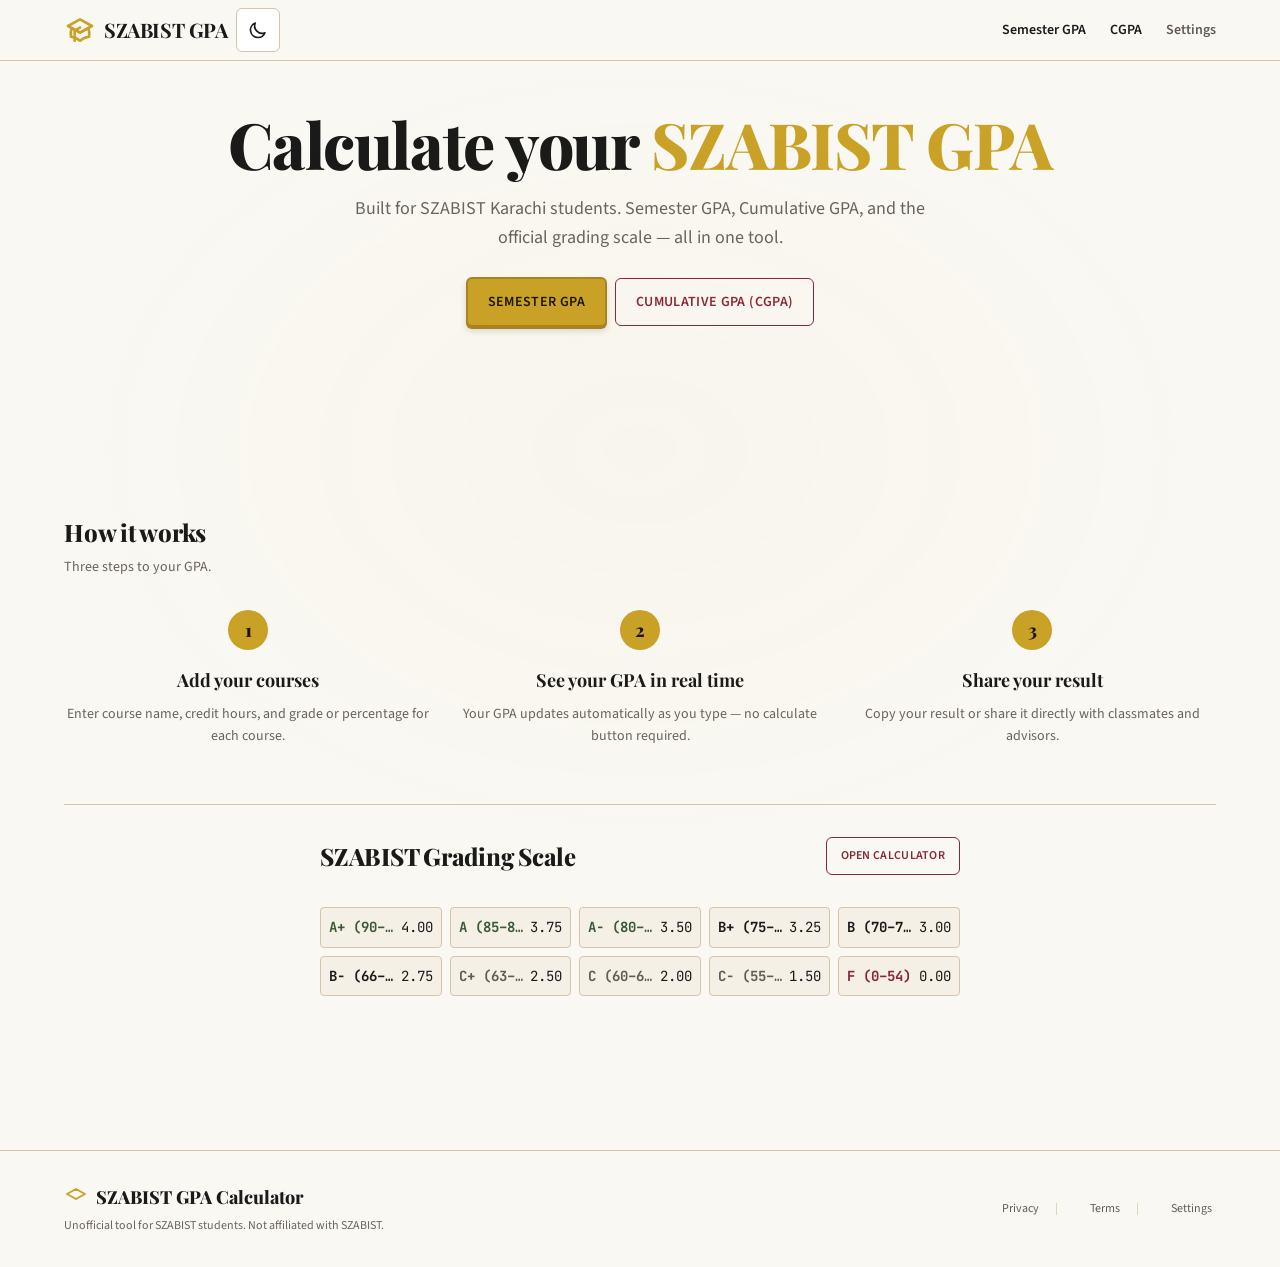
<file: index.html>
<!DOCTYPE html>
<html lang="en">
<head>
    <meta charset="UTF-8">
    <meta name="viewport" content="width=device-width, initial-scale=1.0">
    <meta name="description" content="SZABIST Undergraduate GPA Calculator — calculate your semester GPA and CGPA instantly. Built for SZABIST Karachi students.">
    <meta name="theme-color" content="#faf8f3">
    <title>SZABIST GPA Calculator — Semester &amp; CGPA</title>
    <!-- Umami Analytics -->
    <script async defer data-website-id="5933b37b-6cf8-4ffe-abea-e45efcebc63a"
        src="https://umami-seven-liard-98.vercel.app/script.js"></script>
    <link rel="stylesheet" href="style.css">
    <link rel="preconnect" href="https://fonts.googleapis.com">
    <link rel="preconnect" href="https://fonts.gstatic.com" crossorigin>
    <link rel="preconnect" href="https://www.highrevenueformat.com" crossorigin>
    <link rel="manifest" href="manifest.json">
    <link rel="icon" type="image/svg+xml" href="favicon.svg">
    <link rel="apple-touch-icon" href="favicon.svg">
</head>
<body class="light-theme">
    <script>
        (function () {
            try {
                if (localStorage.getItem('szabistTheme_v2') === 'dark') {
                    document.body.classList.remove('light-theme');
                    document.body.classList.add('dark-theme');
                }
            } catch (e) {}
        })();
    </script>

    <!-- Skip to content -->
    <a href="#main" class="skip-link">Skip to main content</a>

    <!-- Header -->
    <header class="header">
        <div class="container">
            <div class="header-inner">
                <div class="header-left">
                    <a href="index.html" class="logo">
                        <svg class="w-8 h-8" fill="none" stroke="currentColor" viewBox="0 0 24 24" aria-hidden="true">
                            <path stroke-linecap="round" stroke-linejoin="round" stroke-width="2" d="M12 14l9-5-9-5-9 5 9 5z"></path>
                            <path stroke-linecap="round" stroke-linejoin="round" stroke-width="2" d="M12 14l6.16-3.422a12.083 12.083 0 01.665 6.479A11.952 11.952 0 0012 20.055a11.952 11.952 0 00-6.824-2.998 12.078 12.078 0 01.665-6.479L12 14zm-4 6v-7.5l4-2.222"></path>
                        </svg>
                        <span class="font-display font-bold text-xl tracking-tight">SZABIST GPA</span>
                    </a>
                    <button type="button" class="btn-icon theme-toggle-btn" id="themeToggleBtn" aria-label="Switch theme" title="Switch theme">
                        <svg class="w-5 h-5" fill="none" stroke="currentColor" viewBox="0 0 24 24" aria-hidden="true">
                            <path stroke-linecap="round" stroke-linejoin="round" stroke-width="2" d="M20.354 15.354A9 9 0 018.646 3.646 9.003 9.003 0 0012 21a9.003 9.003 0 008.354-5.646z"></path>
                        </svg>
                    </button>
                </div>
                <button type="button" class="btn-icon mobile-menu-btn" id="mobileMenuBtn" aria-label="Toggle navigation menu" aria-expanded="false">
                    <svg viewBox="0 0 24 24" aria-hidden="true">
                        <path stroke-linecap="round" stroke-linejoin="round" stroke-width="2" d="M4 6h16M4 12h16m-7 6h7"></path>
                    </svg>
                </button>
                <nav class="nav" id="mainNav">
                    <a href="semester-gpa.html" class="nav-link">Semester GPA</a>
                    <a href="cgpa.html" class="nav-link">CGPA</a>
                    <a href="settings.html" class="nav-link nav-link--settings">Settings</a>
                </nav>
                <nav class="nav-mobile" id="mobileNav">
                    <a href="semester-gpa.html" class="nav-link">Semester GPA</a>
                    <a href="cgpa.html" class="nav-link">CGPA</a>
                    <a href="settings.html" class="nav-link nav-link--settings">Settings</a>
                </nav>
            </div>
        </div>
    </header>

    <main id="main" class="container">
        <!-- Hero -->
        <section class="hero">
            <div class="hero-content">
                <h1 class="hero-title">Calculate your <span class="text-brass">SZABIST GPA</span></h1>
                <p class="hero-subtitle">
                    Built for SZABIST Karachi students. Semester GPA, Cumulative GPA, and the official grading scale — all in one tool.
                </p>
                <div class="hero-actions">
                    <a href="semester-gpa.html" class="btn btn-primary btn-full">Semester GPA</a>
                    <a href="cgpa.html" class="btn btn-ghost btn-full">Cumulative GPA (CGPA)</a>
                </div>
            </div>
        </section>

        <!-- Live Adsterra Leaderboard (728x90) -->
        <div class="slot-frame slot-frame--wide slot-frame--active" id="slot-top-home" role="region" aria-label="Reserved layout space">
            <div class="slot-embed slot-embed--728">
                <script>
                  atOptions = {
                    'key' : '0e09b609669e1365a5c4e20be1857d5c',
                    'format' : 'iframe',
                    'height' : 90,
                    'width' : 728,
                    'params' : {}
                  };
                </script>
                <script src="https://www.highrevenueformat.com/0e09b609669e1365a5c4e20be1857d5c/invoke.js"></script>
            </div>
        </div>

        <!-- How it works -->
        <section class="how-it-works">
            <div class="section-header">
                <h2 class="section-title">How it works</h2>
                <p class="section-desc">Three steps to your GPA.</p>
            </div>
            <div class="steps">
                <div class="step">
                    <div class="step-number">1</div>
                    <h3 class="step-title">Add your courses</h3>
                    <p class="step-desc">Enter course name, credit hours, and grade or percentage for each course.</p>
                </div>
                <div class="step">
                    <div class="step-number">2</div>
                    <h3 class="step-title">See your GPA in real time</h3>
                    <p class="step-desc">Your GPA updates automatically as you type — no calculate button required.</p>
                </div>
                <div class="step">
                    <div class="step-number">3</div>
                    <h3 class="step-title">Share your result</h3>
                    <p class="step-desc">Copy your result or share it directly with classmates and advisors.</p>
                </div>
            </div>
        </section>

        <!-- Grading scale preview -->
        <section class="grading-preview" id="grading-scale">
            <div class="container-inner">
                <div class="section-header section-header--row">
                    <h2 class="section-title">SZABIST Grading Scale</h2>
                    <a href="semester-gpa.html" class="btn btn-ghost btn-sm">Open calculator</a>
                </div>
                <div class="grading-grid">
                    <div class="grading-row"><span class="grade grade-a">A+ (90–100)</span><span>4.00</span></div>
                    <div class="grading-row"><span class="grade grade-a">A (85–89)</span><span>3.75</span></div>
                    <div class="grading-row"><span class="grade grade-a">A− (80–84)</span><span>3.50</span></div>
                    <div class="grading-row"><span class="grade grade-b">B+ (75–79)</span><span>3.25</span></div>
                    <div class="grading-row"><span class="grade grade-b">B (70–74)</span><span>3.00</span></div>
                    <div class="grading-row"><span class="grade grade-b">B− (66–69)</span><span>2.75</span></div>
                    <div class="grading-row"><span class="grade grade-c">C+ (63–65)</span><span>2.50</span></div>
                    <div class="grading-row"><span class="grade grade-c">C (60–62)</span><span>2.00</span></div>
                    <div class="grading-row"><span class="grade grade-c">C− (55–59)</span><span>1.50</span></div>
                    <div class="grading-row"><span class="grade grade-f">F (0–54)</span><span>0.00</span></div>
                </div>
            </div>
        </section>

        <!-- Live Adsterra Compact Banner (320x50) -->
        <div class="slot-frame slot-frame--compact slot-frame--active" id="slot-bottom-home" role="region" aria-label="Reserved layout space">
            <div class="slot-embed slot-embed--320">
                <script>
                  atOptions = {
                    'key' : '7cec70fe60671ecb0645989f09b6b6d4',
                    'format' : 'iframe',
                    'height' : 50,
                    'width' : 320,
                    'params' : {}
                  };
                </script>
                <script src="https://www.highrevenueformat.com/7cec70fe60671ecb0645989f09b6b6d4/invoke.js"></script>
            </div>
        </div>
    </main>

    <!-- Footer -->
    <footer class="footer">
        <div class="container">
            <div class="footer-inner">
                <div class="footer-brand">
                    <a href="index.html" class="footer-logo">
                        <svg class="w-6 h-6" fill="none" stroke="currentColor" viewBox="0 0 24 24" aria-hidden="true">
                            <path stroke-linecap="round" stroke-linejoin="round" stroke-width="2" d="M12 14l9-5-9-5-9 5 9 5z"></path>
                        </svg>
                        <span>SZABIST GPA Calculator</span>
                    </a>
                    <p class="footer-copy">Unofficial tool for SZABIST students. Not affiliated with SZABIST.</p>
                </div>
                <nav class="footer-nav">
                    <a href="privacy.html">Privacy</a>
                    <a href="terms.html">Terms</a>
                    <a href="settings.html">Settings</a>
                </nav>
            </div>
        </div>
    </footer>

    <script src="script.js"></script>
</body>
</html>
</file>
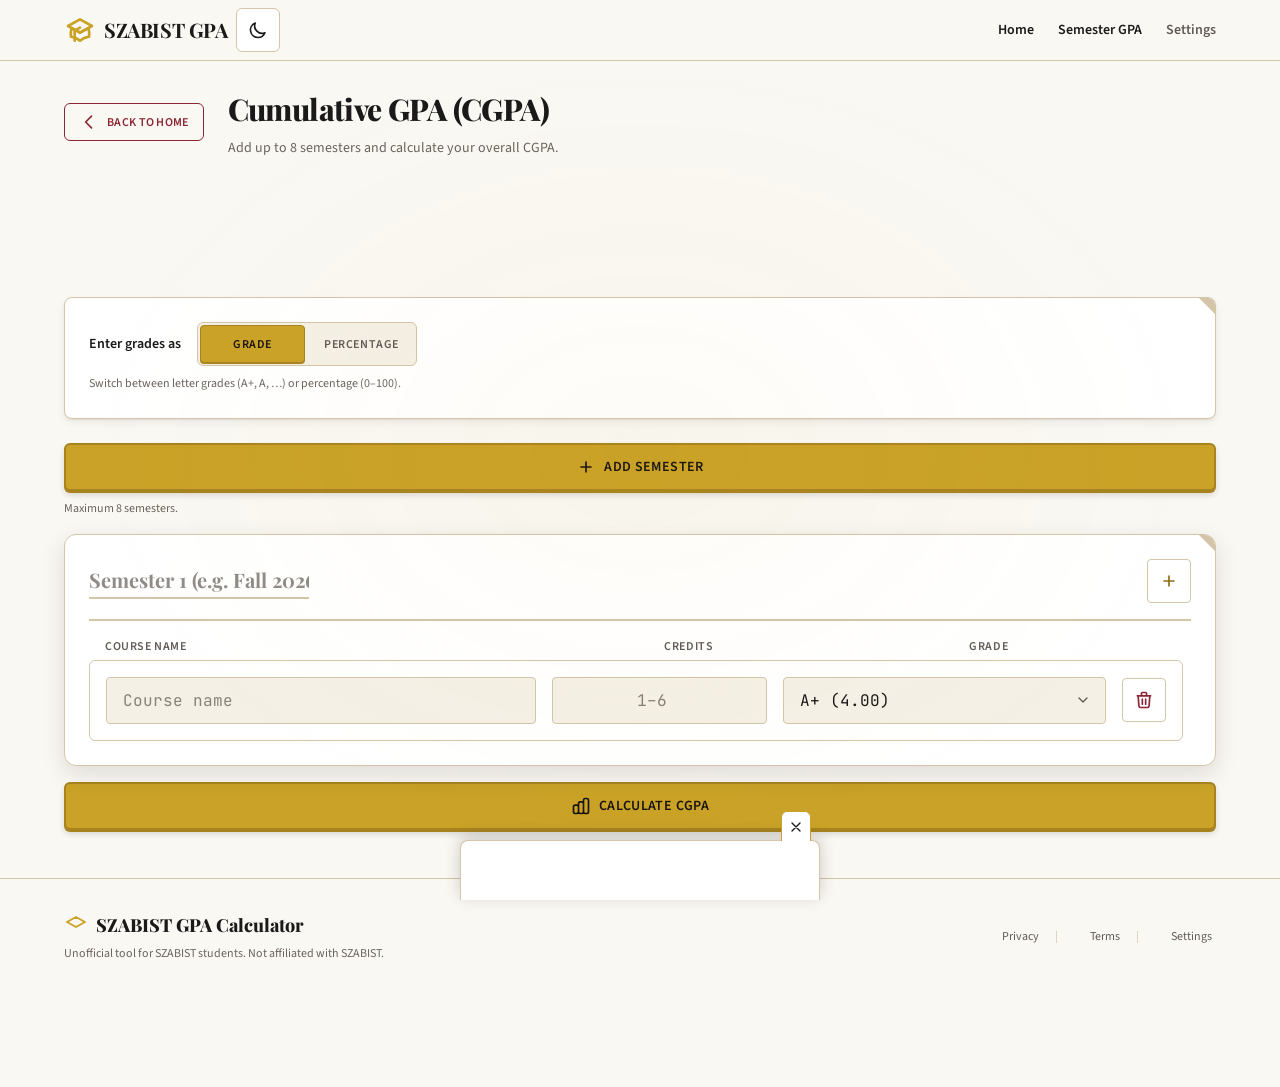
<file: cgpa.html>
<!DOCTYPE html>
<html lang="en">
<head>
    <meta charset="UTF-8">
    <meta name="viewport" content="width=device-width, initial-scale=1.0">
    <meta name="description" content="SZABIST CGPA Calculator — calculate your cumulative GPA across up to 8 semesters.">
    <meta name="theme-color" content="#faf8f3">
    <title>CGPA — SZABIST GPA Calculator</title>
    <!-- Umami Analytics -->
    <script async defer data-website-id="5933b37b-6cf8-4ffe-abea-e45efcebc63a"
        src="https://umami-seven-liard-98.vercel.app/script.js"></script>
    <link rel="stylesheet" href="style.css">
    <link rel="preconnect" href="https://fonts.googleapis.com">
    <link rel="preconnect" href="https://fonts.gstatic.com" crossorigin>
    <link rel="preconnect" href="https://www.highrevenueformat.com" crossorigin>
    <link rel="manifest" href="manifest.json">
    <link rel="icon" type="image/svg+xml" href="favicon.svg">
    <link rel="apple-touch-icon" href="favicon.svg">
</head>
<body class="light-theme has-dock">
    <script>
        (function () {
            try {
                if (localStorage.getItem('szabistTheme_v2') === 'dark') {
                    document.body.classList.remove('light-theme');
                    document.body.classList.add('dark-theme');
                }
            } catch (e) {}
        })();
    </script>

    <!-- Skip to content -->
    <a href="#main" class="skip-link">Skip to main content</a>

    <!-- Header -->
    <header class="header">
        <div class="container">
            <div class="header-inner">
                <div class="header-left">
                    <a href="index.html" class="logo">
                        <svg class="w-8 h-8" fill="none" stroke="currentColor" viewBox="0 0 24 24" aria-hidden="true">
                            <path stroke-linecap="round" stroke-linejoin="round" stroke-width="2" d="M12 14l9-5-9-5-9 5 9 5z"></path>
                            <path stroke-linecap="round" stroke-linejoin="round" stroke-width="2" d="M12 14l6.16-3.422a12.083 12.083 0 01.665 6.479A11.952 11.952 0 0012 20.055a11.952 11.952 0 00-6.824-2.998 12.078 12.078 0 01.665-6.479L12 14zm-4 6v-7.5l4-2.222"></path>
                        </svg>
                        <span class="font-display font-bold text-xl tracking-tight">SZABIST GPA</span>
                    </a>
                    <button type="button" class="btn-icon theme-toggle-btn" id="themeToggleBtn" aria-label="Switch theme" title="Switch theme">
                        <svg class="w-5 h-5" fill="none" stroke="currentColor" viewBox="0 0 24 24" aria-hidden="true">
                            <path stroke-linecap="round" stroke-linejoin="round" stroke-width="2" d="M20.354 15.354A9 9 0 018.646 3.646 9.003 9.003 0 0012 21a9.003 9.003 0 008.354-5.646z"></path>
                        </svg>
                    </button>
                </div>
                <button type="button" class="btn-icon mobile-menu-btn" id="mobileMenuBtn" aria-label="Toggle navigation menu" aria-expanded="false">
                    <svg viewBox="0 0 24 24" aria-hidden="true">
                        <path stroke-linecap="round" stroke-linejoin="round" stroke-width="2" d="M4 6h16M4 12h16m-7 6h7"></path>
                    </svg>
                </button>
                <nav class="nav" id="mainNav">
                    <a href="index.html" class="nav-link">Home</a>
                    <a href="semester-gpa.html" class="nav-link">Semester GPA</a>
                    <a href="settings.html" class="nav-link nav-link--settings">Settings</a>
                </nav>
                <nav class="nav-mobile" id="mobileNav">
                    <a href="index.html" class="nav-link">Home</a>
                    <a href="semester-gpa.html" class="nav-link">Semester GPA</a>
                    <a href="settings.html" class="nav-link nav-link--settings">Settings</a>
                </nav>
            </div>
        </div>
    </header>

    <main id="main" class="container">
        <!-- Page header -->
        <div class="page-header">
            <a href="index.html" class="btn btn-ghost btn-sm back-link">
                <svg class="w-5 h-5" fill="none" stroke="currentColor" viewBox="0 0 24 24" aria-hidden="true">
                    <path stroke-linecap="round" stroke-linejoin="round" stroke-width="2" d="M15 19l-7-7 7-7"></path>
                </svg>
                Back to home
            </a>
            <div class="page-title-wrap">
                <h1 class="page-title">Cumulative GPA (CGPA)</h1>
                <p class="page-desc">Add up to 8 semesters and calculate your overall CGPA.</p>
            </div>
        </div>

        <!-- Live Adsterra Leaderboard (728x90) -->
        <div class="slot-frame slot-frame--wide slot-frame--active" id="slot-top-cgpa" role="region" aria-label="Reserved layout space">
            <div class="slot-embed slot-embed--728">
                <script>
                  atOptions = {
                    'key' : '0e09b609669e1365a5c4e20be1857d5c',
                    'format' : 'iframe',
                    'height' : 90,
                    'width' : 728,
                    'params' : {}
                  };
                </script>
                <script src="https://www.highrevenueformat.com/0e09b609669e1365a5c4e20be1857d5c/invoke.js"></script>
            </div>
        </div>

        <!-- Mode toggle -->
        <div class="card mb-lg">
            <div class="card-body">
                <div class="toggle-group">
                    <label class="toggle-label-standalone" for="cgpaModeInput">Enter grades as</label>
                    <div class="toggle" id="cgpaToggle" role="switch" aria-checked="false" aria-label="Grade or Percentage input mode">
                        <input type="checkbox" id="cgpaModeInput">
                        <div class="toggle-slider"></div>
                        <span class="toggle-label active" id="cgpaGradeLabel">Grade</span>
                        <span class="toggle-label inactive" id="cgpaPercentLabel">Percentage</span>
                    </div>
                </div>
                <p class="toggle-hint">Switch between letter grades (A+, A, …) or percentage (0–100).</p>
            </div>
        </div>

        <!-- Add semester -->
        <div class="mb-md">
            <button type="button" class="btn btn-primary btn-full" id="addSemesterBtn" aria-label="Add a new semester card">
                <svg class="w-5 h-5" fill="none" stroke="currentColor" viewBox="0 0 24 24" aria-hidden="true">
                    <path stroke-linecap="round" stroke-linejoin="round" stroke-width="2" d="M12 6v6m0 0v6m0-6h6m-6 0H6"></path>
                </svg>
                Add Semester
            </button>
            <p class="add-semester-hint mt-sm">Maximum 8 semesters.</p>
        </div>

        <!-- Semesters container -->
        <div id="semestersContainer" class="semester-list space-y-lg" aria-live="polite">
            <!-- Semester cards injected by JS -->
        </div>

        <!-- Sticky calculate bar (mobile) -->
        <div class="calc-sticky">
            <button type="button" class="btn btn-primary btn-full" id="calcCGPABtn" aria-label="Calculate Cumulative GPA">
                <svg class="w-5 h-5" fill="none" stroke="currentColor" viewBox="0 0 24 24" aria-hidden="true">
                    <path stroke-linecap="round" stroke-linejoin="round" stroke-width="2" d="M9 19v-6a2 2 0 00-2-2H5a2 2 0 00-2 2v6a2 2 0 002 2h2a2 2 0 002-2zm0 0V9a2 2 0 012-2h2a2 2 0 012 2v10m-6 0a2 2 0 002 2h2a2 2 0 002-2m0 0V5a2 2 0 012-2h2a2 2 0 012 2v14a2 2 0 01-2 2h-2a2 2 0 01-2-2z"></path>
                </svg>
                Calculate CGPA
            </button>
        </div>

        <!-- Result -->
        <div id="cgpaResult" class="result-wrap hidden" aria-live="polite">
            <div class="result-plaque">
                <h2 class="result-title">Your Cumulative GPA</h2>
                <div class="result-values">
                    <div class="result-value">
                        <div class="gpa-number" id="cgpaValue">0.00</div>
                        <div class="gpa-label">CGPA</div>
                    </div>
                    <div class="result-divider hidden-md"></div>
                    <div class="result-value">
                        <div class="gpa-meta-item">
                            <span id="cgpaCreditsValue">0</span>
                            <span class="label">Total Credits</span>
                        </div>
                    </div>
                    <div class="result-divider hidden-md"></div>
                    <div class="result-value">
                        <div class="gpa-meta-item">
                            <span id="cgpaSemestersValue">0</span>
                            <span class="label">Semesters</span>
                        </div>
                    </div>
                </div>
                <div class="mt-lg">
                    <span class="badge badge-good" id="cgpaGradeBadge">—</span>
                </div>
                <div class="result-actions mt-lg">
                    <button type="button" class="btn btn-ghost btn-sm" id="shareCGPABtn" aria-label="Share CGPA result">
                        <svg class="w-4 h-4" fill="none" stroke="currentColor" viewBox="0 0 24 24" aria-hidden="true">
                            <path stroke-linecap="round" stroke-linejoin="round" stroke-width="2" d="M8.684 13.342C8.886 12.938 9 12.482 9 12c0-.482-.114-.938-.316-1.342m0 2.684a3 3 0 110-2.684m0 2.684l6.632 3.316m-6.632-6l6.632-3.316m0 0a3 3 0 105.367-2.684 3 3 0 00-5.367 2.684zm0 9.316a3 3 0 105.368 2.684 3 3 0 00-5.368-2.684z"></path>
                        </svg>
                        Share result
                    </button>
                    <button type="button" class="btn btn-danger btn-sm" id="clearCGPABtn" aria-label="Clear all semester data">
                        Clear all
                    </button>
                </div>
            </div>
        </div>
    </main>

    <!-- Footer -->
    <footer class="footer">
        <div class="container">
            <div class="footer-inner">
                <div class="footer-brand">
                    <a href="index.html" class="footer-logo">
                        <svg class="w-6 h-6" fill="none" stroke="currentColor" viewBox="0 0 24 24" aria-hidden="true">
                            <path stroke-linecap="round" stroke-linejoin="round" stroke-width="2" d="M12 14l9-5-9-5-9 5 9 5z"></path>
                        </svg>
                        <span>SZABIST GPA Calculator</span>
                    </a>
                    <p class="footer-copy">Unofficial tool for SZABIST students. Not affiliated with SZABIST.</p>
                </div>
                <nav class="footer-nav">
                    <a href="privacy.html">Privacy</a>
                    <a href="terms.html">Terms</a>
                    <a href="settings.html">Settings</a>
                </nav>
            </div>
        </div>
    </footer>

    <!-- Live Adsterra Sticky Bottom Banner (320x50) -->
    <div class="dock-frame slot-frame--active" id="dock-bottom-cgpa" role="region" aria-label="Reserved bottom space">
        <button type="button" class="dock-dismiss" id="dismissDockCGPA" data-dismiss-dock="dock-bottom-cgpa" aria-label="Dismiss bottom bar" title="Dismiss">
            <svg class="w-4 h-4" fill="none" stroke="currentColor" viewBox="0 0 24 24" aria-hidden="true">
                <path stroke-linecap="round" stroke-linejoin="round" stroke-width="2" d="M6 18L18 6M6 6l12 12"></path>
            </svg>
        </button>
        <div class="slot-embed slot-embed--320">
            <script>
              atOptions = {
                'key' : '7cec70fe60671ecb0645989f09b6b6d4',
                'format' : 'iframe',
                'height' : 50,
                'width' : 320,
                'params' : {}
              };
            </script>
            <script src="https://www.highrevenueformat.com/7cec70fe60671ecb0645989f09b6b6d4/invoke.js"></script>
        </div>
    </div>

    <script src="script.js"></script>
    <script>
        document.addEventListener('DOMContentLoaded', () => {
            window.szabist.initPage('cgpa');
        });
    </script>
</body>
</html>
</file>
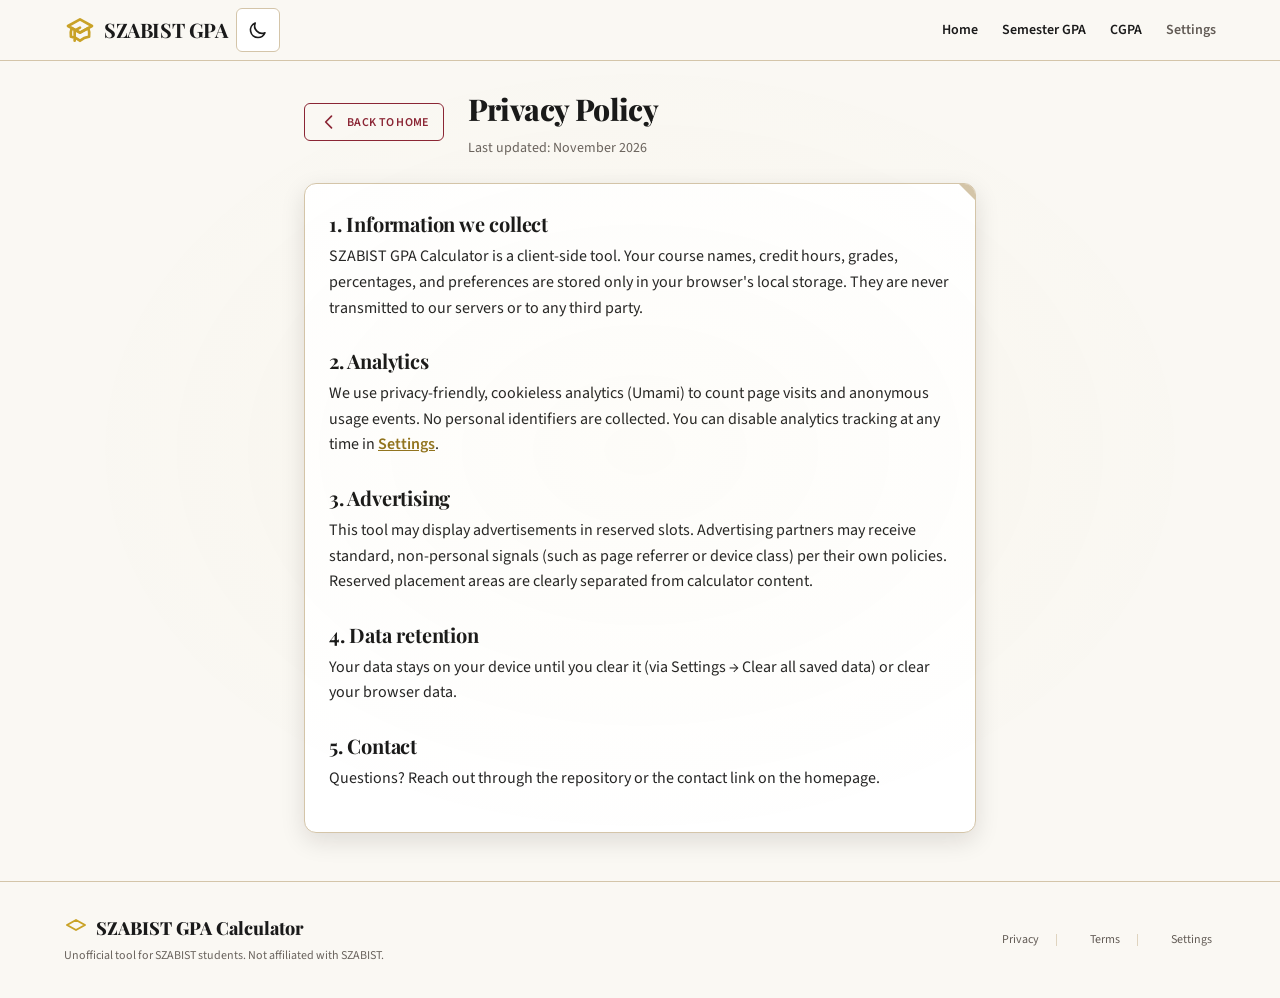
<file: privacy.html>
<!DOCTYPE html>
<html lang="en">
<head>
    <meta charset="UTF-8">
    <meta name="viewport" content="width=device-width, initial-scale=1.0">
    <meta name="description" content="Privacy Policy for SZABIST GPA Calculator — local browser storage and privacy-friendly analytics.">
    <meta name="theme-color" content="#faf8f3">
    <title>Privacy Policy — SZABIST GPA Calculator</title>
    <!-- Umami Analytics -->
    <script async defer data-website-id="5933b37b-6cf8-4ffe-abea-e45efcebc63a"
        src="https://umami-seven-liard-98.vercel.app/script.js"></script>
    <link rel="stylesheet" href="style.css">
    <link rel="preconnect" href="https://fonts.googleapis.com">
    <link rel="preconnect" href="https://fonts.gstatic.com" crossorigin>
    <link rel="manifest" href="manifest.json">
    <link rel="icon" type="image/svg+xml" href="favicon.svg">
    <link rel="apple-touch-icon" href="favicon.svg">
</head>
<body class="light-theme">
    <script>
        (function () {
            try {
                if (localStorage.getItem('szabistTheme_v2') === 'dark') {
                    document.body.classList.remove('light-theme');
                    document.body.classList.add('dark-theme');
                }
            } catch (e) {}
        })();
    </script>

    <a href="#main" class="skip-link">Skip to main content</a>

    <header class="header">
        <div class="container">
            <div class="header-inner">
                <div class="header-left">
                    <a href="index.html" class="logo">
                        <svg class="w-8 h-8" fill="none" stroke="currentColor" viewBox="0 0 24 24" aria-hidden="true">
                            <path stroke-linecap="round" stroke-linejoin="round" stroke-width="2" d="M12 14l9-5-9-5-9 5 9 5z"></path>
                            <path stroke-linecap="round" stroke-linejoin="round" stroke-width="2" d="M12 14l6.16-3.422a12.083 12.083 0 01.665 6.479A11.952 11.952 0 0012 20.055a11.952 11.952 0 00-6.824-2.998 12.078 12.078 0 01.665-6.479L12 14zm-4 6v-7.5l4-2.222"></path>
                        </svg>
                        <span class="font-display font-bold text-xl tracking-tight">SZABIST GPA</span>
                    </a>
                    <button type="button" class="btn-icon theme-toggle-btn" id="themeToggleBtn" aria-label="Switch theme" title="Switch theme">
                        <svg class="w-5 h-5" fill="none" stroke="currentColor" viewBox="0 0 24 24" aria-hidden="true">
                            <path stroke-linecap="round" stroke-linejoin="round" stroke-width="2" d="M20.354 15.354A9 9 0 018.646 3.646 9.003 9.003 0 0012 21a9.003 9.003 0 008.354-5.646z"></path>
                        </svg>
                    </button>
                </div>
                <button type="button" class="btn-icon mobile-menu-btn" id="mobileMenuBtn" aria-label="Toggle navigation menu" aria-expanded="false">
                    <svg viewBox="0 0 24 24" aria-hidden="true">
                        <path stroke-linecap="round" stroke-linejoin="round" stroke-width="2" d="M4 6h16M4 12h16m-7 6h7"></path>
                    </svg>
                </button>
                <nav class="nav" id="mainNav">
                    <a href="index.html" class="nav-link">Home</a>
                    <a href="semester-gpa.html" class="nav-link">Semester GPA</a>
                    <a href="cgpa.html" class="nav-link">CGPA</a>
                    <a href="settings.html" class="nav-link nav-link--settings">Settings</a>
                </nav>
                <nav class="nav-mobile" id="mobileNav">
                    <a href="index.html" class="nav-link">Home</a>
                    <a href="semester-gpa.html" class="nav-link">Semester GPA</a>
                    <a href="cgpa.html" class="nav-link">CGPA</a>
                    <a href="settings.html" class="nav-link nav-link--settings">Settings</a>
                </nav>
            </div>
        </div>
    </header>

    <main id="main" class="container legal-container">
        <div class="page-header mb-lg">
            <a href="index.html" class="btn btn-ghost btn-sm back-link">
                <svg class="w-5 h-5" fill="none" stroke="currentColor" viewBox="0 0 24 24" aria-hidden="true">
                    <path stroke-linecap="round" stroke-linejoin="round" stroke-width="2" d="M15 19l-7-7 7-7"></path>
                </svg>
                Back to home
            </a>
            <div class="page-title-wrap">
                <h1 class="page-title">Privacy Policy</h1>
                <p class="page-desc">Last updated: November 2026</p>
            </div>
        </div>

        <article class="card card-lg legal-card">
            <div class="card-body">
                <h2>1. Information we collect</h2>
                <p>
                    SZABIST GPA Calculator is a client-side tool. Your course names, credit hours, grades, percentages, and preferences are stored
                    only in your browser's local storage. They are never transmitted to our servers or to any third party.
                </p>

                <h2>2. Analytics</h2>
                <p>
                    We use privacy-friendly, cookieless analytics (Umami) to count page visits and anonymous usage events. No personal
                    identifiers are collected. You can disable analytics tracking at any time in <a href="settings.html">Settings</a>.
                </p>

                <h2>3. Advertising</h2>
                <p>
                    This tool may display advertisements in reserved slots. Advertising partners may receive standard, non-personal
                    signals (such as page referrer or device class) per their own policies. Reserved placement areas are clearly separated from calculator content.
                </p>

                <h2>4. Data retention</h2>
                <p>
                    Your data stays on your device until you clear it (via Settings → Clear all saved data) or clear your browser data.
                </p>

                <h2>5. Contact</h2>
                <p>
                    Questions? Reach out through the repository or the contact link on the homepage.
                </p>
            </div>
        </article>
    </main>

    <footer class="footer">
        <div class="container">
            <div class="footer-inner">
                <div class="footer-brand">
                    <a href="index.html" class="footer-logo">
                        <svg class="w-6 h-6" fill="none" stroke="currentColor" viewBox="0 0 24 24" aria-hidden="true">
                            <path stroke-linecap="round" stroke-linejoin="round" stroke-width="2" d="M12 14l9-5-9-5-9 5 9 5z"></path>
                        </svg>
                        <span>SZABIST GPA Calculator</span>
                    </a>
                    <p class="footer-copy">Unofficial tool for SZABIST students. Not affiliated with SZABIST.</p>
                </div>
                <nav class="footer-nav">
                    <a href="privacy.html">Privacy</a>
                    <a href="terms.html">Terms</a>
                    <a href="settings.html">Settings</a>
                </nav>
            </div>
        </div>
    </footer>

    <script src="script.js"></script>
</body>
</html>
</file>
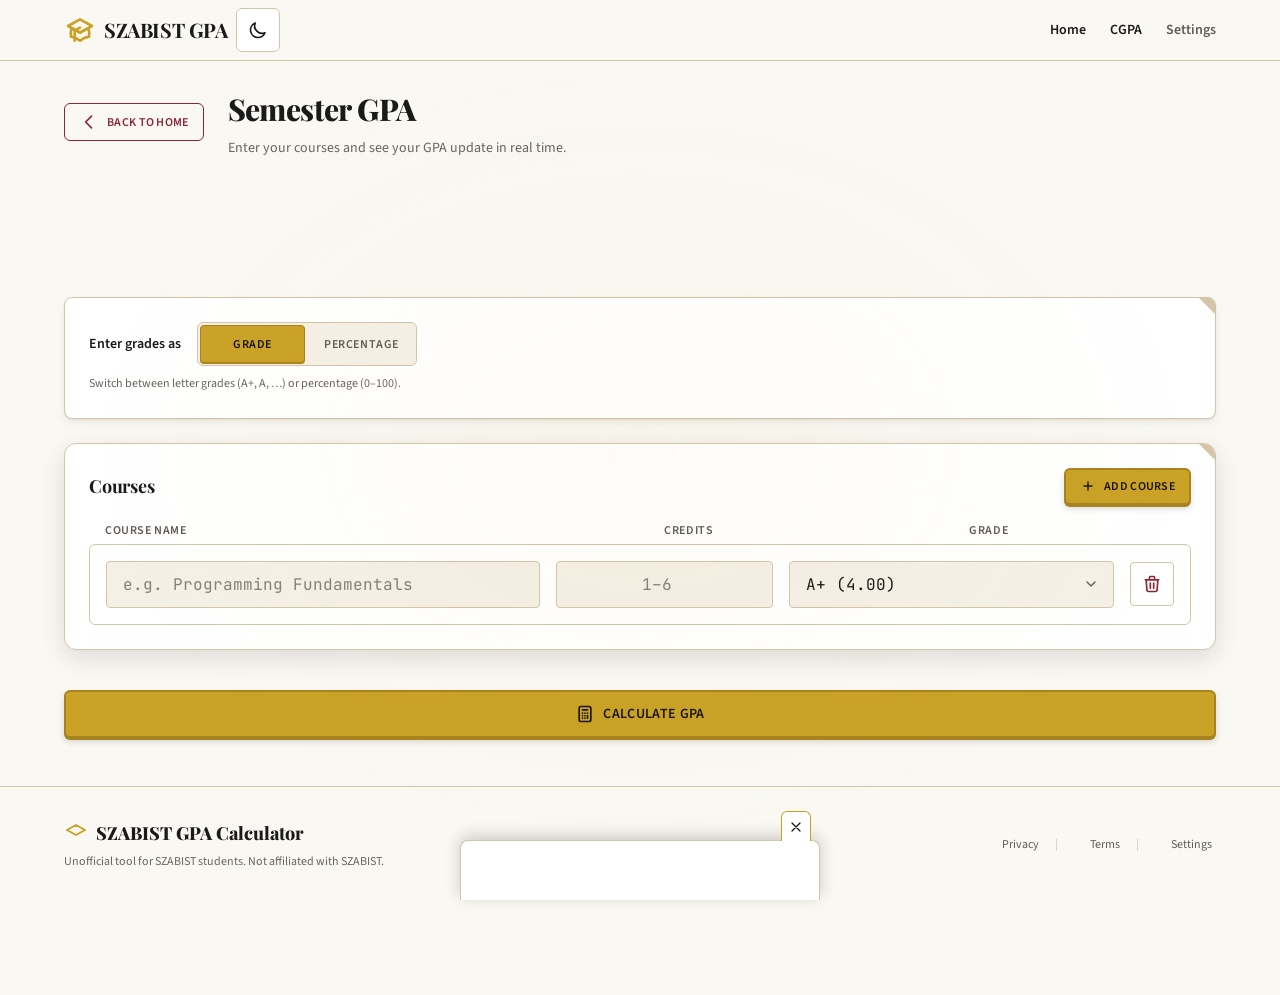
<file: semester-gpa.html>
<!DOCTYPE html>
<html lang="en">
<head>
    <meta charset="UTF-8">
    <meta name="viewport" content="width=device-width, initial-scale=1.0">
    <meta name="description" content="SZABIST Semester GPA Calculator — calculate your semester GPA in real time.">
    <meta name="theme-color" content="#faf8f3">
    <title>Semester GPA — SZABIST GPA Calculator</title>
    <!-- Umami Analytics -->
    <script async defer data-website-id="5933b37b-6cf8-4ffe-abea-e45efcebc63a"
        src="https://umami-seven-liard-98.vercel.app/script.js"></script>
    <link rel="stylesheet" href="style.css">
    <link rel="preconnect" href="https://fonts.googleapis.com">
    <link rel="preconnect" href="https://fonts.gstatic.com" crossorigin>
    <link rel="preconnect" href="https://www.highrevenueformat.com" crossorigin>
    <link rel="manifest" href="manifest.json">
    <link rel="icon" type="image/svg+xml" href="favicon.svg">
    <link rel="apple-touch-icon" href="favicon.svg">
</head>
<body class="light-theme has-dock">
    <script>
        (function () {
            try {
                if (localStorage.getItem('szabistTheme_v2') === 'dark') {
                    document.body.classList.remove('light-theme');
                    document.body.classList.add('dark-theme');
                }
            } catch (e) {}
        })();
    </script>

    <!-- Skip to content -->
    <a href="#main" class="skip-link">Skip to main content</a>

    <!-- Header -->
    <header class="header">
        <div class="container">
            <div class="header-inner">
                <div class="header-left">
                    <a href="index.html" class="logo">
                        <svg class="w-8 h-8" fill="none" stroke="currentColor" viewBox="0 0 24 24" aria-hidden="true">
                            <path stroke-linecap="round" stroke-linejoin="round" stroke-width="2" d="M12 14l9-5-9-5-9 5 9 5z"></path>
                            <path stroke-linecap="round" stroke-linejoin="round" stroke-width="2" d="M12 14l6.16-3.422a12.083 12.083 0 01.665 6.479A11.952 11.952 0 0012 20.055a11.952 11.952 0 00-6.824-2.998 12.078 12.078 0 01.665-6.479L12 14zm-4 6v-7.5l4-2.222"></path>
                        </svg>
                        <span class="font-display font-bold text-xl tracking-tight">SZABIST GPA</span>
                    </a>
                    <button type="button" class="btn-icon theme-toggle-btn" id="themeToggleBtn" aria-label="Switch theme" title="Switch theme">
                        <svg class="w-5 h-5" fill="none" stroke="currentColor" viewBox="0 0 24 24" aria-hidden="true">
                            <path stroke-linecap="round" stroke-linejoin="round" stroke-width="2" d="M20.354 15.354A9 9 0 018.646 3.646 9.003 9.003 0 0012 21a9.003 9.003 0 008.354-5.646z"></path>
                        </svg>
                    </button>
                </div>
                <button type="button" class="btn-icon mobile-menu-btn" id="mobileMenuBtn" aria-label="Toggle navigation menu" aria-expanded="false">
                    <svg viewBox="0 0 24 24" aria-hidden="true">
                        <path stroke-linecap="round" stroke-linejoin="round" stroke-width="2" d="M4 6h16M4 12h16m-7 6h7"></path>
                    </svg>
                </button>
                <nav class="nav" id="mainNav">
                    <a href="index.html" class="nav-link">Home</a>
                    <a href="cgpa.html" class="nav-link">CGPA</a>
                    <a href="settings.html" class="nav-link nav-link--settings">Settings</a>
                </nav>
                <nav class="nav-mobile" id="mobileNav">
                    <a href="index.html" class="nav-link">Home</a>
                    <a href="cgpa.html" class="nav-link">CGPA</a>
                    <a href="settings.html" class="nav-link nav-link--settings">Settings</a>
                </nav>
            </div>
        </div>
    </header>

    <main id="main" class="container">
        <!-- Page header -->
        <div class="page-header">
            <a href="index.html" class="btn btn-ghost btn-sm back-link">
                <svg class="w-5 h-5" fill="none" stroke="currentColor" viewBox="0 0 24 24" aria-hidden="true">
                    <path stroke-linecap="round" stroke-linejoin="round" stroke-width="2" d="M15 19l-7-7 7-7"></path>
                </svg>
                Back to home
            </a>
            <div class="page-title-wrap">
                <h1 class="page-title">Semester GPA</h1>
                <p class="page-desc">Enter your courses and see your GPA update in real time.</p>
            </div>
        </div>

        <!-- Live Adsterra Leaderboard (728x90) -->
        <div class="slot-frame slot-frame--wide slot-frame--active" id="slot-top-semester" role="region" aria-label="Reserved layout space">
            <div class="slot-embed slot-embed--728">
                <script>
                  atOptions = {
                    'key' : '0e09b609669e1365a5c4e20be1857d5c',
                    'format' : 'iframe',
                    'height' : 90,
                    'width' : 728,
                    'params' : {}
                  };
                </script>
                <script src="https://www.highrevenueformat.com/0e09b609669e1365a5c4e20be1857d5c/invoke.js"></script>
            </div>
        </div>

        <!-- Mode toggle -->
        <div class="card mb-lg">
            <div class="card-body">
                <div class="toggle-group">
                    <label class="toggle-label-standalone" for="semesterModeInput">Enter grades as</label>
                    <div class="toggle" id="semesterToggle" role="switch" aria-checked="false" aria-label="Grade or Percentage input mode">
                        <input type="checkbox" id="semesterModeInput">
                        <div class="toggle-slider"></div>
                        <span class="toggle-label active" id="semesterGradeLabel">Grade</span>
                        <span class="toggle-label inactive" id="semesterPercentLabel">Percentage</span>
                    </div>
                </div>
                <p class="toggle-hint">Switch between letter grades (A+, A, …) or percentage (0–100).</p>
            </div>
        </div>

        <!-- Course list -->
        <div class="card card-lg mb-lg">
            <div class="card-body">
                <div class="card-header-row">
                    <h2 class="card-title">Courses</h2>
                    <button type="button" class="btn btn-primary btn-sm" id="addCourseBtn" aria-label="Add a new course row">
                        <svg class="w-4 h-4" fill="none" stroke="currentColor" viewBox="0 0 24 24" aria-hidden="true">
                            <path stroke-linecap="round" stroke-linejoin="round" stroke-width="2" d="M12 6v6m0 0v6m0-6h6m-6 0H6"></path>
                        </svg>
                        Add Course
                    </button>
                </div>

                <div class="course-header">
                    <div>Course Name</div>
                    <div class="text-center">Credits</div>
                    <div class="text-center" id="semesterPerfLabel">Grade</div>
                    <div></div>
                </div>

                <div id="semesterCourses" class="course-list space-y-sm" aria-live="polite">
                    <!-- Course rows injected by JS -->
                </div>

                <p class="empty-state hidden" id="semesterEmptyState">
                    No courses added yet. Tap “Add Course” to begin.
                </p>
            </div>
        </div>

        <!-- Sticky calculate bar (mobile) -->
        <div class="calc-sticky">
            <button type="button" class="btn btn-primary btn-full" id="calcSemesterBtn" aria-label="Calculate Semester GPA">
                <svg class="w-5 h-5" fill="none" stroke="currentColor" viewBox="0 0 24 24" aria-hidden="true">
                    <path stroke-linecap="round" stroke-linejoin="round" stroke-width="2" d="M9 7h6m0 10v-3m-3 3h.01M9 17h.01M9 14h.01M12 14h.01M15 11h.01M12 11h.01M9 11h.01M7 21h10a2 2 0 002-2V5a2 2 0 00-2-2H7a2 2 0 00-2 2v14a2 2 0 002 2z"></path>
                </svg>
                Calculate GPA
            </button>
        </div>

        <!-- Result -->
        <div id="semesterResult" class="result-wrap hidden" aria-live="polite">
            <div class="result-plaque">
                <h2 class="result-title">Your Semester GPA</h2>
                <div class="result-values">
                    <div class="result-value">
                        <div class="gpa-number" id="semesterGPAValue">0.00</div>
                        <div class="gpa-label">GPA</div>
                    </div>
                    <div class="result-divider hidden-md"></div>
                    <div class="result-value">
                        <div class="gpa-meta-item">
                            <span id="semesterCreditsValue">0</span>
                            <span class="label">Credit Hours</span>
                        </div>
                    </div>
                </div>
                <div class="mt-lg">
                    <span class="badge badge-good" id="semesterGradeBadge">—</span>
                </div>
                <div class="result-actions mt-lg">
                    <button type="button" class="btn btn-ghost btn-sm" id="shareSemesterBtn" aria-label="Share semester result">
                        <svg class="w-4 h-4" fill="none" stroke="currentColor" viewBox="0 0 24 24" aria-hidden="true">
                            <path stroke-linecap="round" stroke-linejoin="round" stroke-width="2" d="M8.684 13.342C8.886 12.938 9 12.482 9 12c0-.482-.114-.938-.316-1.342m0 2.684a3 3 0 110-2.684m0 2.684l6.632 3.316m-6.632-6l6.632-3.316m0 0a3 3 0 105.367-2.684 3 3 0 00-5.367 2.684zm0 9.316a3 3 0 105.368 2.684 3 3 0 00-5.368-2.684z"></path>
                        </svg>
                        Share result
                    </button>
                    <button type="button" class="btn btn-danger btn-sm" id="clearSemesterBtn" aria-label="Clear all course data">
                        Clear all
                    </button>
                </div>
            </div>
        </div>
    </main>

    <!-- Footer -->
    <footer class="footer">
        <div class="container">
            <div class="footer-inner">
                <div class="footer-brand">
                    <a href="index.html" class="footer-logo">
                        <svg class="w-6 h-6" fill="none" stroke="currentColor" viewBox="0 0 24 24" aria-hidden="true">
                            <path stroke-linecap="round" stroke-linejoin="round" stroke-width="2" d="M12 14l9-5-9-5-9 5 9 5z"></path>
                        </svg>
                        <span>SZABIST GPA Calculator</span>
                    </a>
                    <p class="footer-copy">Unofficial tool for SZABIST students. Not affiliated with SZABIST.</p>
                </div>
                <nav class="footer-nav">
                    <a href="privacy.html">Privacy</a>
                    <a href="terms.html">Terms</a>
                    <a href="settings.html">Settings</a>
                </nav>
            </div>
        </div>
    </footer>

    <!-- Live Adsterra Sticky Bottom Banner (320x50) -->
    <div class="dock-frame slot-frame--active" id="dock-bottom-semester" role="region" aria-label="Reserved bottom space">
        <button type="button" class="dock-dismiss" id="dismissDockSemester" data-dismiss-dock="dock-bottom-semester" aria-label="Dismiss bottom bar" title="Dismiss">
            <svg class="w-4 h-4" fill="none" stroke="currentColor" viewBox="0 0 24 24" aria-hidden="true">
                <path stroke-linecap="round" stroke-linejoin="round" stroke-width="2" d="M6 18L18 6M6 6l12 12"></path>
            </svg>
        </button>
        <div class="slot-embed slot-embed--320">
            <script>
              atOptions = {
                'key' : '7cec70fe60671ecb0645989f09b6b6d4',
                'format' : 'iframe',
                'height' : 50,
                'width' : 320,
                'params' : {}
              };
            </script>
            <script src="https://www.highrevenueformat.com/7cec70fe60671ecb0645989f09b6b6d4/invoke.js"></script>
        </div>
    </div>

    <script src="script.js"></script>
    <script>
        document.addEventListener('DOMContentLoaded', () => {
            window.szabist.initPage('semester');
        });
    </script>
</body>
</html>
</file>
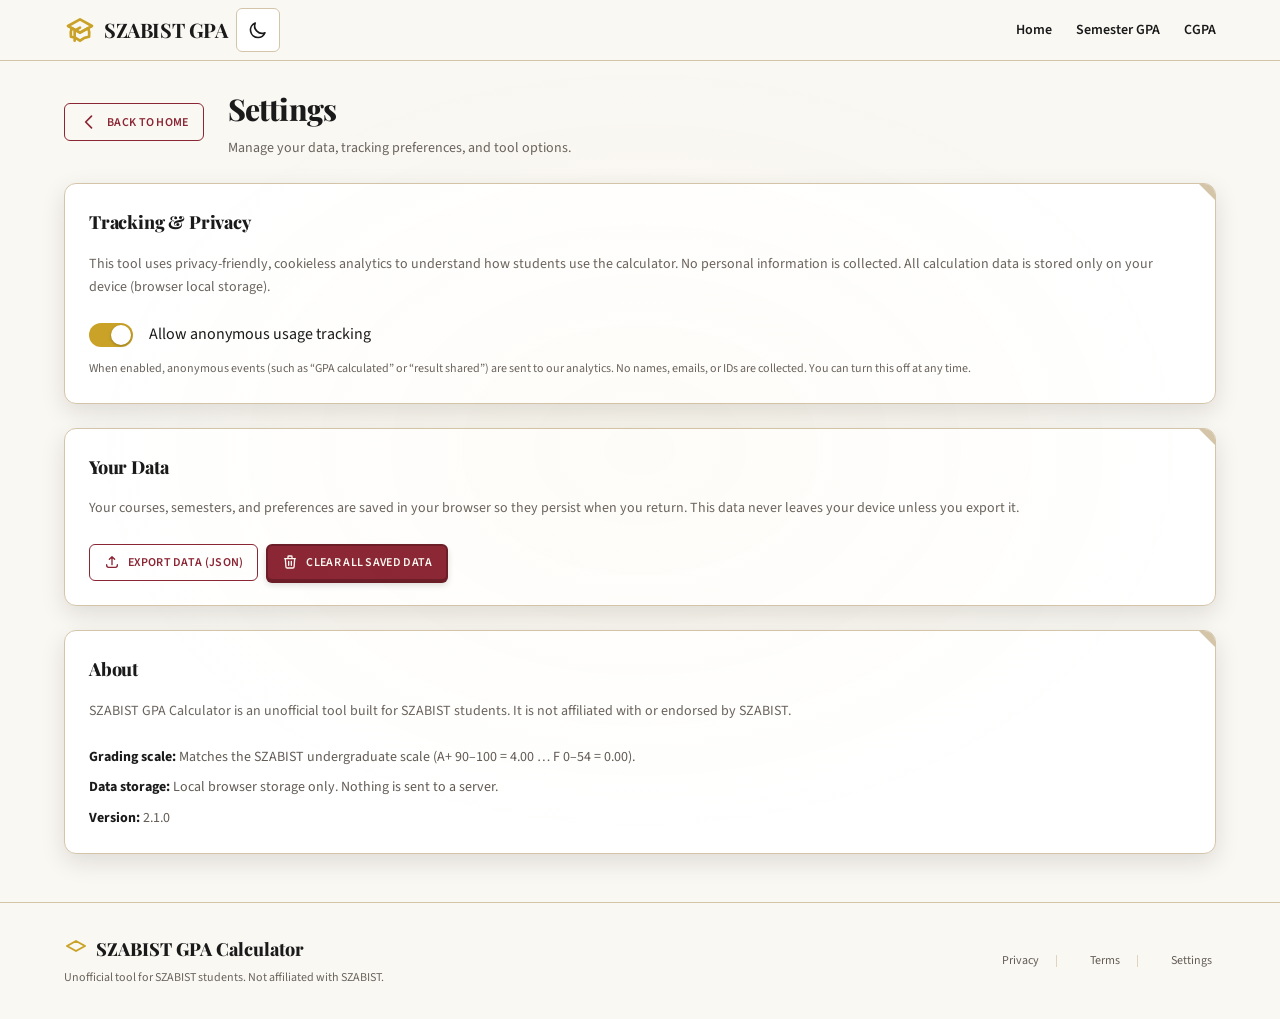
<file: settings.html>
<!DOCTYPE html>
<html lang="en">
<head>
    <meta charset="UTF-8">
    <meta name="viewport" content="width=device-width, initial-scale=1.0">
    <meta name="description" content="Settings — SZABIST GPA Calculator. Manage tracking consent, export or delete your data.">
    <meta name="theme-color" content="#faf8f3">
    <title>Settings — SZABIST GPA Calculator</title>
    <!-- Umami Analytics -->
    <script async defer data-website-id="5933b37b-6cf8-4ffe-abea-e45efcebc63a"
        src="https://umami-seven-liard-98.vercel.app/script.js"></script>
    <link rel="stylesheet" href="style.css">
    <link rel="preconnect" href="https://fonts.googleapis.com">
    <link rel="preconnect" href="https://fonts.gstatic.com" crossorigin>
    <link rel="manifest" href="manifest.json">
    <link rel="icon" type="image/svg+xml" href="favicon.svg">
    <link rel="apple-touch-icon" href="favicon.svg">
</head>
<body class="light-theme">
    <script>
        (function () {
            try {
                if (localStorage.getItem('szabistTheme_v2') === 'dark') {
                    document.body.classList.remove('light-theme');
                    document.body.classList.add('dark-theme');
                }
            } catch (e) {}
        })();
    </script>

    <!-- Skip to content -->
    <a href="#main" class="skip-link">Skip to main content</a>

    <!-- Header -->
    <header class="header">
        <div class="container">
            <div class="header-inner">
                <div class="header-left">
                    <a href="index.html" class="logo">
                        <svg class="w-8 h-8" fill="none" stroke="currentColor" viewBox="0 0 24 24" aria-hidden="true">
                            <path stroke-linecap="round" stroke-linejoin="round" stroke-width="2" d="M12 14l9-5-9-5-9 5 9 5z"></path>
                            <path stroke-linecap="round" stroke-linejoin="round" stroke-width="2" d="M12 14l6.16-3.422a12.083 12.083 0 01.665 6.479A11.952 11.952 0 0012 20.055a11.952 11.952 0 00-6.824-2.998 12.078 12.078 0 01.665-6.479L12 14zm-4 6v-7.5l4-2.222"></path>
                        </svg>
                        <span class="font-display font-bold text-xl tracking-tight">SZABIST GPA</span>
                    </a>
                    <button type="button" class="btn-icon theme-toggle-btn" id="themeToggleBtn" aria-label="Switch theme" title="Switch theme">
                        <svg class="w-5 h-5" fill="none" stroke="currentColor" viewBox="0 0 24 24" aria-hidden="true">
                            <path stroke-linecap="round" stroke-linejoin="round" stroke-width="2" d="M20.354 15.354A9 9 0 018.646 3.646 9.003 9.003 0 0012 21a9.003 9.003 0 008.354-5.646z"></path>
                        </svg>
                    </button>
                </div>
                <button type="button" class="btn-icon mobile-menu-btn" id="mobileMenuBtn" aria-label="Toggle navigation menu" aria-expanded="false">
                    <svg viewBox="0 0 24 24" aria-hidden="true">
                        <path stroke-linecap="round" stroke-linejoin="round" stroke-width="2" d="M4 6h16M4 12h16m-7 6h7"></path>
                    </svg>
                </button>
                <nav class="nav" id="mainNav">
                    <a href="index.html" class="nav-link">Home</a>
                    <a href="semester-gpa.html" class="nav-link">Semester GPA</a>
                    <a href="cgpa.html" class="nav-link">CGPA</a>
                </nav>
                <nav class="nav-mobile" id="mobileNav">
                    <a href="index.html" class="nav-link">Home</a>
                    <a href="semester-gpa.html" class="nav-link">Semester GPA</a>
                    <a href="cgpa.html" class="nav-link">CGPA</a>
                </nav>
            </div>
        </div>
    </header>

    <main id="main" class="container">
        <div class="page-header">
            <a href="index.html" class="btn btn-ghost btn-sm back-link">
                <svg class="w-5 h-5" fill="none" stroke="currentColor" viewBox="0 0 24 24" aria-hidden="true">
                    <path stroke-linecap="round" stroke-linejoin="round" stroke-width="2" d="M15 19l-7-7 7-7"></path>
                </svg>
                Back to home
            </a>
            <div class="page-title-wrap">
                <h1 class="page-title">Settings</h1>
                <p class="page-desc">Manage your data, tracking preferences, and tool options.</p>
            </div>
        </div>

        <div class="settings-grid">
            <!-- Tracking consent -->
            <section class="card card-lg">
                <div class="card-body">
                    <h2 class="settings-section-title">Tracking &amp; Privacy</h2>
                    <p class="settings-desc">
                        This tool uses privacy-friendly, cookieless analytics to understand how students use the calculator. No personal information is collected.
                        All calculation data is stored only on your device (browser local storage).
                    </p>

                    <div class="input-group mb-lg">
                        <label class="toggle-row" for="trackingConsent">
                            <input type="checkbox" id="trackingConsent" class="toggle-checkbox">
                            <span class="toggle-track"><span class="toggle-thumb"></span></span>
                            <span>Allow anonymous usage tracking</span>
                        </label>
                        <p class="toggle-hint">
                            When enabled, anonymous events (such as “GPA calculated” or “result shared”) are sent to our analytics.
                            No names, emails, or IDs are collected. You can turn this off at any time.
                        </p>
                    </div>
                </div>
            </section>

            <!-- Your data -->
            <section class="card card-lg">
                <div class="card-body">
                    <h2 class="settings-section-title">Your Data</h2>
                    <p class="settings-desc">
                        Your courses, semesters, and preferences are saved in your browser so they persist when you return.
                        This data never leaves your device unless you export it.
                    </p>

                    <div class="settings-actions">
                        <button type="button" class="btn btn-ghost btn-sm" id="exportDataBtn" aria-label="Export your data as JSON">
                            <svg class="w-4 h-4" fill="none" stroke="currentColor" viewBox="0 0 24 24" aria-hidden="true">
                                <path stroke-linecap="round" stroke-linejoin="round" stroke-width="2" d="M4 16v1a3 3 0 003 3h10a3 3 0 003-3v-1m-4-8l-4-4m0 0L8 8m4-4v12"></path>
                            </svg>
                            Export data (JSON)
                        </button>
                        <button type="button" class="btn btn-danger btn-sm" id="clearAllDataBtn" aria-label="Clear all saved data">
                            <svg class="w-4 h-4" fill="none" stroke="currentColor" viewBox="0 0 24 24" aria-hidden="true">
                                <path stroke-linecap="round" stroke-linejoin="round" stroke-width="2" d="M19 7l-.867 12.142A2 2 0 0116.138 21H7.862a2 2 0 01-1.995-1.858L5 7m5 4v6m4-6v6m1-10V4a1 1 0 00-1-1h-4a1 1 0 00-1 1v3M4 7h16"></path>
                            </svg>
                            Clear all saved data
                        </button>
                    </div>
                </div>
            </section>

            <!-- About -->
            <section class="card card-lg">
                <div class="card-body">
                    <h2 class="settings-section-title">About</h2>
                    <p class="settings-desc">
                        SZABIST GPA Calculator is an unofficial tool built for SZABIST students. It is not affiliated with or endorsed by SZABIST.
                    </p>
                    <ul class="about-list">
                        <li><strong>Grading scale:</strong> Matches the SZABIST undergraduate scale (A+ 90–100 = 4.00 … F 0–54 = 0.00).</li>
                        <li><strong>Data storage:</strong> Local browser storage only. Nothing is sent to a server.</li>
                        <li><strong>Version:</strong> 2.1.0</li>
                    </ul>
                </div>
            </section>
        </div>
    </main>

    <footer class="footer">
        <div class="container">
            <div class="footer-inner">
                <div class="footer-brand">
                    <a href="index.html" class="footer-logo">
                        <svg class="w-6 h-6" fill="none" stroke="currentColor" viewBox="0 0 24 24" aria-hidden="true">
                            <path stroke-linecap="round" stroke-linejoin="round" stroke-width="2" d="M12 14l9-5-9-5-9 5 9 5z"></path>
                        </svg>
                        <span>SZABIST GPA Calculator</span>
                    </a>
                    <p class="footer-copy">Unofficial tool for SZABIST students. Not affiliated with SZABIST.</p>
                </div>
                <nav class="footer-nav">
                    <a href="privacy.html">Privacy</a>
                    <a href="terms.html">Terms</a>
                    <a href="settings.html">Settings</a>
                </nav>
            </div>
        </div>
    </footer>

    <script src="script.js"></script>
    <script>
        document.addEventListener('DOMContentLoaded', () => {
            window.szabist.initPage('settings');
        });
    </script>
</body>
</html>
</file>
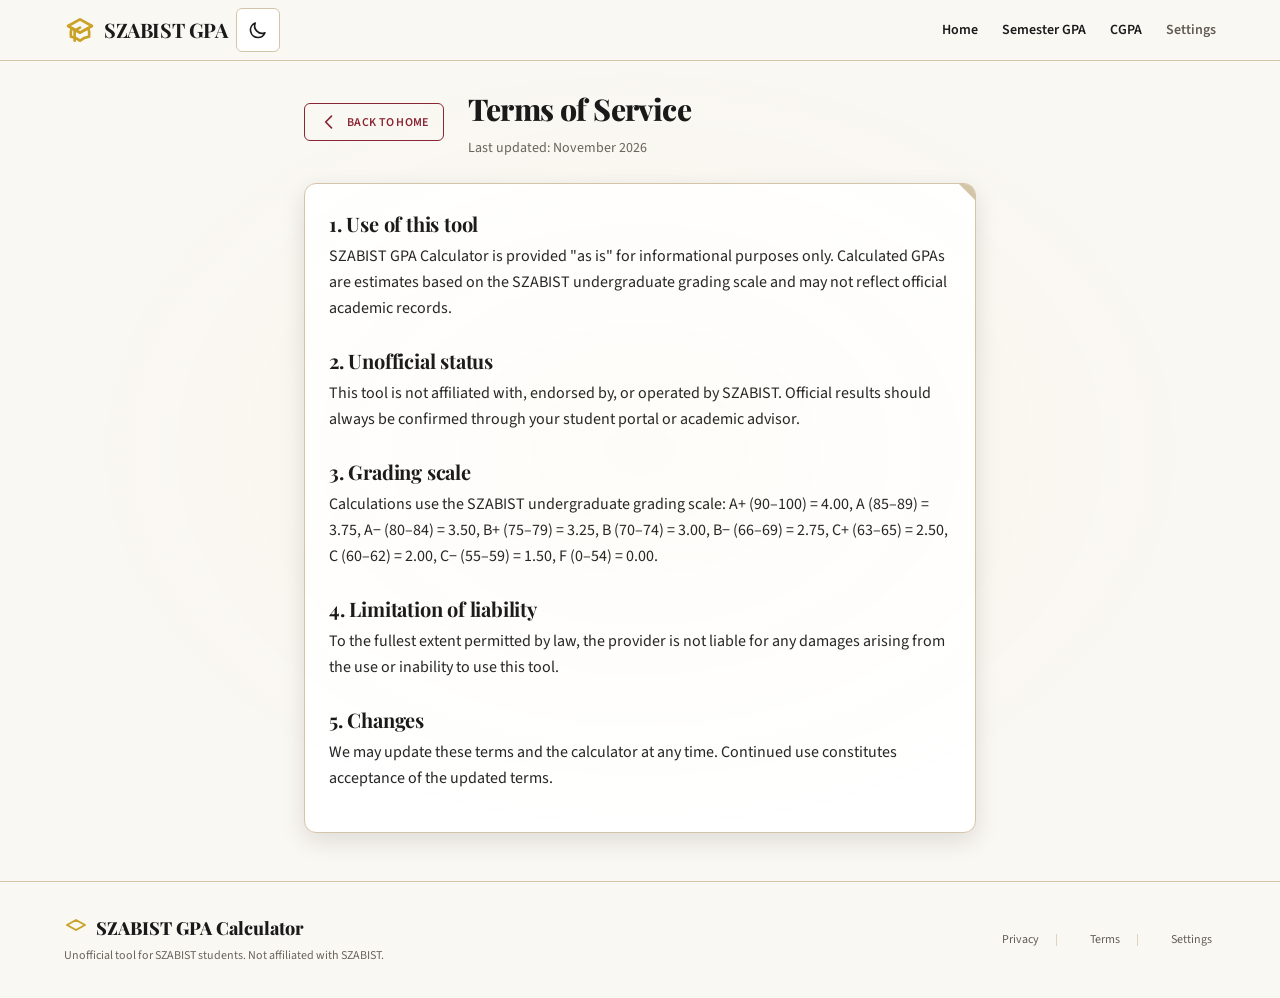
<file: terms.html>
<!DOCTYPE html>
<html lang="en">
<head>
    <meta charset="UTF-8">
    <meta name="viewport" content="width=device-width, initial-scale=1.0">
    <meta name="description" content="Terms of Service for SZABIST GPA Calculator — unofficial undergraduate GPA and CGPA estimation tool.">
    <meta name="theme-color" content="#faf8f3">
    <title>Terms of Service — SZABIST GPA Calculator</title>
    <!-- Umami Analytics -->
    <script async defer data-website-id="5933b37b-6cf8-4ffe-abea-e45efcebc63a"
        src="https://umami-seven-liard-98.vercel.app/script.js"></script>
    <link rel="stylesheet" href="style.css">
    <link rel="preconnect" href="https://fonts.googleapis.com">
    <link rel="preconnect" href="https://fonts.gstatic.com" crossorigin>
    <link rel="manifest" href="manifest.json">
    <link rel="icon" type="image/svg+xml" href="favicon.svg">
    <link rel="apple-touch-icon" href="favicon.svg">
</head>
<body class="light-theme">
    <script>
        (function () {
            try {
                if (localStorage.getItem('szabistTheme_v2') === 'dark') {
                    document.body.classList.remove('light-theme');
                    document.body.classList.add('dark-theme');
                }
            } catch (e) {}
        })();
    </script>

    <a href="#main" class="skip-link">Skip to main content</a>

    <header class="header">
        <div class="container">
            <div class="header-inner">
                <div class="header-left">
                    <a href="index.html" class="logo">
                        <svg class="w-8 h-8" fill="none" stroke="currentColor" viewBox="0 0 24 24" aria-hidden="true">
                            <path stroke-linecap="round" stroke-linejoin="round" stroke-width="2" d="M12 14l9-5-9-5-9 5 9 5z"></path>
                            <path stroke-linecap="round" stroke-linejoin="round" stroke-width="2" d="M12 14l6.16-3.422a12.083 12.083 0 01.665 6.479A11.952 11.952 0 0012 20.055a11.952 11.952 0 00-6.824-2.998 12.078 12.078 0 01.665-6.479L12 14zm-4 6v-7.5l4-2.222"></path>
                        </svg>
                        <span class="font-display font-bold text-xl tracking-tight">SZABIST GPA</span>
                    </a>
                    <button type="button" class="btn-icon theme-toggle-btn" id="themeToggleBtn" aria-label="Switch theme" title="Switch theme">
                        <svg class="w-5 h-5" fill="none" stroke="currentColor" viewBox="0 0 24 24" aria-hidden="true">
                            <path stroke-linecap="round" stroke-linejoin="round" stroke-width="2" d="M20.354 15.354A9 9 0 018.646 3.646 9.003 9.003 0 0012 21a9.003 9.003 0 008.354-5.646z"></path>
                        </svg>
                    </button>
                </div>
                <button type="button" class="btn-icon mobile-menu-btn" id="mobileMenuBtn" aria-label="Toggle navigation menu" aria-expanded="false">
                    <svg viewBox="0 0 24 24" aria-hidden="true">
                        <path stroke-linecap="round" stroke-linejoin="round" stroke-width="2" d="M4 6h16M4 12h16m-7 6h7"></path>
                    </svg>
                </button>
                <nav class="nav" id="mainNav">
                    <a href="index.html" class="nav-link">Home</a>
                    <a href="semester-gpa.html" class="nav-link">Semester GPA</a>
                    <a href="cgpa.html" class="nav-link">CGPA</a>
                    <a href="settings.html" class="nav-link nav-link--settings">Settings</a>
                </nav>
                <nav class="nav-mobile" id="mobileNav">
                    <a href="index.html" class="nav-link">Home</a>
                    <a href="semester-gpa.html" class="nav-link">Semester GPA</a>
                    <a href="cgpa.html" class="nav-link">CGPA</a>
                    <a href="settings.html" class="nav-link nav-link--settings">Settings</a>
                </nav>
            </div>
        </div>
    </header>

    <main id="main" class="container legal-container">
        <div class="page-header mb-lg">
            <a href="index.html" class="btn btn-ghost btn-sm back-link">
                <svg class="w-5 h-5" fill="none" stroke="currentColor" viewBox="0 0 24 24" aria-hidden="true">
                    <path stroke-linecap="round" stroke-linejoin="round" stroke-width="2" d="M15 19l-7-7 7-7"></path>
                </svg>
                Back to home
            </a>
            <div class="page-title-wrap">
                <h1 class="page-title">Terms of Service</h1>
                <p class="page-desc">Last updated: November 2026</p>
            </div>
        </div>

        <article class="card card-lg legal-card">
            <div class="card-body">
                <h2>1. Use of this tool</h2>
                <p>
                    SZABIST GPA Calculator is provided "as is" for informational purposes only. Calculated GPAs are estimates based on the
                    SZABIST undergraduate grading scale and may not reflect official academic records.
                </p>

                <h2>2. Unofficial status</h2>
                <p>
                    This tool is not affiliated with, endorsed by, or operated by SZABIST. Official results should always be confirmed through
                    your student portal or academic advisor.
                </p>

                <h2>3. Grading scale</h2>
                <p>
                    Calculations use the SZABIST undergraduate grading scale: A+ (90–100) = 4.00, A (85–89) = 3.75, A− (80–84) = 3.50,
                    B+ (75–79) = 3.25, B (70–74) = 3.00, B− (66–69) = 2.75, C+ (63–65) = 2.50, C (60–62) = 2.00, C− (55–59) = 1.50, F (0–54) = 0.00.
                </p>

                <h2>4. Limitation of liability</h2>
                <p>
                    To the fullest extent permitted by law, the provider is not liable for any damages arising from the use or inability to use this tool.
                </p>

                <h2>5. Changes</h2>
                <p>
                    We may update these terms and the calculator at any time. Continued use constitutes acceptance of the updated terms.
                </p>
            </div>
        </article>
    </main>

    <footer class="footer">
        <div class="container">
            <div class="footer-inner">
                <div class="footer-brand">
                    <a href="index.html" class="footer-logo">
                        <svg class="w-6 h-6" fill="none" stroke="currentColor" viewBox="0 0 24 24" aria-hidden="true">
                            <path stroke-linecap="round" stroke-linejoin="round" stroke-width="2" d="M12 14l9-5-9-5-9 5 9 5z"></path>
                        </svg>
                        <span>SZABIST GPA Calculator</span>
                    </a>
                    <p class="footer-copy">Unofficial tool for SZABIST students. Not affiliated with SZABIST.</p>
                </div>
                <nav class="footer-nav">
                    <a href="privacy.html">Privacy</a>
                    <a href="terms.html">Terms</a>
                    <a href="settings.html">Settings</a>
                </nav>
            </div>
        </div>
    </footer>

    <script src="script.js"></script>
</body>
</html>
</file>
<file: style.css>
/* ==========================================================================
   SZABIST GPA Calculator — Stylesheet
   Clean, modern, mobile-first UI for SZABIST students
   Scholarly Desk Theme: Mahogany / Parchment / Brass / Leather
   ========================================================================== */

@import url('https://fonts.googleapis.com/css2?family=Playfair+Display:ital,wght@0,700;0,800;1,700&family=Source+Sans+3:ital,wght@0,400;0,600;1,400;1,600&family=JetBrains+Mono:ital,wght@0,400;0,500;1,400&display=swap');

/* ------------------------------------------------------------------ */
/*  Design Tokens                                                     */
/* ------------------------------------------------------------------ */
:root {
  /* --- Colors (Light Theme — Default) --- */
  --color-bg: #faf8f3;              /* Light parchment — page background */
  --color-bg-inverse: #1a1410;      /* Mahogany — inverse panels */
  --color-surface: #ffffff;         /* White — cards */
  --color-surface-light: #f5f0e6;   /* Light parchment — inputs */
  --color-row-bg: #ffffff;          /* Course row surface */
  --color-input-focus-bg: #ffffff;  /* Input focused background */
  --plaque-gradient: linear-gradient(145deg, #f5f0e6 0%, #e8e0d5 100%);
  --header-bg: rgba(250, 248, 243, 0.95);

  --color-border: #d4c5a9;          /* Faded gold — borders */
  --color-border-hover: #c9a227;    /* Brass — hover borders */

  --color-primary: #c9a227;         /* Brass — primary actions */
  --color-primary-dark: #8c6d14;    /* Accessible dark brass for text/accents */
  --color-primary-edge: #a88420;    /* 3D button bevel edge */
  --color-primary-light: #d4b43a;   /* Brass light — hover */
  --color-on-primary: #1a1410;      /* Dark ink on brass buttons */

  --color-secondary: #8b2635;       /* Leather — destructive / secondary */
  --color-secondary-dark: #6b1d28;
  --color-secondary-light: #a33042;
  --color-on-secondary: #faf8f3;    /* Crisp light text on leather buttons */

  --color-success: #3b5933;         /* Slate green — Dean's List / good */
  --color-success-bg: rgba(74, 103, 65, 0.14);
  --color-success-border: rgba(74, 103, 65, 0.35);

  --color-warning: #8b2635;         /* Leather — probation / warning */
  --color-warning-bg: rgba(139, 38, 53, 0.12);
  --color-warning-border: rgba(139, 38, 53, 0.3);

  --color-text: #1a1a1a;            /* Ink — body text inside cards/inputs */
  --color-text-muted: #625b55;      /* Warm gray — captions / labels */
  --color-text-inverse: #1a1a1a;    /* Text directly on page background */
  --color-text-disabled: #bfae91;

  /* --- Typography --- */
  --font-display: 'Playfair Display', Georgia, serif;
  --font-body: 'Source Sans 3', system-ui, -apple-system, Segoe UI, Roboto, sans-serif;
  --font-mono: 'JetBrains Mono', 'Courier New', monospace;

  --font-size-xs: 0.75rem;
  --font-size-sm: 0.875rem;
  --font-size-base: 1rem;
  --font-size-lg: 1.125rem;
  --font-size-xl: 1.25rem;
  --font-size-2xl: 1.5rem;
  --font-size-3xl: 1.875rem;
  --font-size-4xl: 2.25rem;
  --font-size-5xl: 3rem;
  --font-size-6xl: 4rem;

  /* --- Spacing --- */
  --space-xs: 0.25rem;
  --space-sm: 0.5rem;
  --space-md: 1rem;
  --space-lg: 1.5rem;
  --space-xl: 2rem;
  --space-2xl: 3rem;

  /* --- Radius --- */
  --radius-sm: 4px;
  --radius-md: 6px;
  --radius-lg: 8px;
  --radius-xl: 12px;
  --radius-full: 9999px;

  /* --- Shadows --- */
  --shadow-sm: 0 1px 2px rgba(26, 20, 16, 0.08);
  --shadow-md: 0 4px 8px rgba(26, 20, 16, 0.06);
  --shadow-lg: 0 8px 24px rgba(26, 20, 16, 0.12);
  --shadow-xl: 0 12px 40px rgba(26, 20, 16, 0.18);

  /* --- Transitions --- */
  --transition-fast: 150ms ease;
  --transition-smooth: 300ms cubic-bezier(0.4, 0, 0.2, 1);
  --transition-page: 350ms cubic-bezier(0.4, 0, 0.2, 1);

  /* --- Layout --- */
  --max-width-container: 1200px;
  --max-width-narrow: 640px;
  --header-height: 64px;
  --footer-height: 80px;

  /* --- Reserved placement heights --- */
  --slot-height-wide: 90px;
  --slot-height-tall: 250px;
  --slot-height-compact: 60px;
}

/* ------------------------------------------------------------------ */
/*  Dark Theme Overrides (Mahogany & Walnut — High Contrast)          */
/* ------------------------------------------------------------------ */
.dark-theme {
  --color-bg: #16110d;
  --color-bg-inverse: #f2ebe1;
  --color-surface: #231b15;
  --color-surface-light: #2d231c;
  --color-row-bg: #292019;
  --color-input-focus-bg: #352920;
  --plaque-gradient: linear-gradient(145deg, #2b211a 0%, #1f1812 100%);
  --header-bg: rgba(22, 17, 13, 0.92);

  --color-border: #4a3b2c;
  --color-border-hover: #d4b43a;

  --color-primary: #d4af37;
  --color-primary-dark: #e5c45c;
  --color-primary-edge: #9a7818;
  --color-primary-light: #e2be4c;
  --color-on-primary: #16110d;

  --color-secondary: #b83b4c;
  --color-secondary-dark: #8c2635;
  --color-secondary-light: #cf4a5c;
  --color-on-secondary: #faf8f3;

  --color-success: #82bf73;
  --color-success-bg: rgba(130, 191, 115, 0.15);
  --color-success-border: rgba(130, 191, 115, 0.35);

  --color-warning: #eb7c8a;
  --color-warning-bg: rgba(201, 74, 90, 0.16);
  --color-warning-border: rgba(201, 74, 90, 0.38);

  --color-text: #f2ebe1;
  --color-text-muted: #b5aa9a;
  --color-text-inverse: #f2ebe1;
  --color-text-disabled: #6e6256;

  --shadow-sm: 0 1px 2px rgba(0, 0, 0, 0.35);
  --shadow-md: 0 4px 10px rgba(0, 0, 0, 0.35);
  --shadow-lg: 0 8px 24px rgba(0, 0, 0, 0.45);
}

/* ------------------------------------------------------------------ */
/*  Reset & Base                                                      */
/* ------------------------------------------------------------------ */
* {
  box-sizing: border-box;
}

html {
  scroll-behavior: smooth;
}

body {
  background-color: var(--color-bg);
  font-family: var(--font-body);
  color: var(--color-text-inverse);
  margin: 0;
  min-height: 100vh;
  line-height: 1.6;
  overflow-x: hidden;
}

body.has-dock {
  padding-bottom: calc(var(--slot-height-compact) + var(--space-xl));
}

@media (prefers-reduced-motion: reduce) {
  *, *::before, *::after {
    animation-duration: 0.01ms !important;
    animation-iteration-count: 1 !important;
    transition-duration: 0.01ms !important;
    scroll-behavior: auto !important;
  }
}

/* ------------------------------------------------------------------ */
/*  Background texture & ambient glow                                 */
/* ------------------------------------------------------------------ */
body::before {
  content: '';
  position: fixed;
  inset: 0;
  background-image: url("data:image/svg+xml,%3Csvg viewBox='0 0 200 200' xmlns='http://www.w3.org/2000/svg'%3E%3Cfilter id='noise'%3E%3CfeTurbulence type='fractalNoise' baseFrequency='0.65' numOctaves='3' stitchTiles='stitch'/%3E%3C/filter%3E%3Crect width='100%25' height='100%25' filter='url(%23noise)' opacity='0.035'/%3E%3C/svg%3E");
  pointer-events: none;
  z-index: 0;
  opacity: 0.02;
}

body.dark-theme::before {
  opacity: 0.035;
}

body::after {
  content: '';
  position: fixed;
  top: 50%;
  left: 50%;
  transform: translate(-50%, -50%);
  width: 90vw;
  height: 90vh;
  background: radial-gradient(ellipse at center, rgba(201, 162, 39, 0.03) 0%, transparent 70%);
  pointer-events: none;
  z-index: 0;
}

body.dark-theme::after {
  background: radial-gradient(ellipse at center, rgba(201, 162, 39, 0.05) 0%, transparent 70%);
}

/* ------------------------------------------------------------------ */
/*  Typography helpers                                                */
/* ------------------------------------------------------------------ */
.font-display { font-family: var(--font-display); }
.font-body { font-family: var(--font-body); }
.font-mono { font-family: var(--font-mono); }

h1, h2, h3, h4, h5, h6 {
  font-family: var(--font-display);
  color: var(--color-text-inverse);
  margin-top: 0;
}

h1 { font-size: var(--font-size-3xl); font-weight: 800; letter-spacing: -0.02em; }
h2 { font-size: var(--font-size-2xl); font-weight: 700; letter-spacing: -0.01em; }
h3 { font-size: var(--font-size-xl); font-weight: 700; }

p {
  color: var(--color-text-inverse);
  opacity: 0.95;
}

.text-brass { color: var(--color-primary); }
.text-ivory { color: var(--color-text-inverse); }
.text-warm-gray { color: var(--color-text-muted); }
.text-ink { color: var(--color-text); }

/* ------------------------------------------------------------------ */
/*  Layout: Container                                                 */
/* ------------------------------------------------------------------ */
.container {
  width: 100%;
  max-width: var(--max-width-container);
  margin: 0 auto;
  padding: 0 var(--space-md);
}

.container-inner {
  width: 100%;
  max-width: var(--max-width-narrow);
  margin: 0 auto;
}

.legal-container {
  max-width: 720px;
}

/* ------------------------------------------------------------------ */
/*  Buttons                                                           */
/* ------------------------------------------------------------------ */
.btn {
  display: inline-flex;
  align-items: center;
  justify-content: center;
  gap: var(--space-sm);
  font-family: var(--font-body);
  font-weight: 600;
  letter-spacing: 0.025em;
  text-transform: uppercase;
  font-size: var(--font-size-sm);
  padding: 0.75rem 1.25rem;
  border-radius: var(--radius-md);
  cursor: pointer;
  transition: all var(--transition-fast);
  border: none;
  outline: none;
  text-decoration: none;
}

.btn:focus-visible {
  box-shadow: 0 0 0 3px rgba(201, 162, 39, 0.35);
}

.btn:disabled {
  opacity: 0.55;
  cursor: not-allowed;
  pointer-events: none;
}

/* Primary — Brass */
.btn-primary {
  background: var(--color-primary);
  color: var(--color-on-primary);
  border: 2px solid var(--color-primary-edge);
  box-shadow:
    0 2px 0 var(--color-primary-edge),
    0 4px 6px rgba(26, 20, 16, 0.15);
}

.btn-primary:hover:not(:disabled) {
  background: var(--color-primary-light);
  color: var(--color-on-primary);
  transform: translateY(-1px);
  box-shadow:
    0 3px 0 var(--color-primary-edge),
    0 6px 12px rgba(26, 20, 16, 0.2);
}

.btn-primary:active:not(:disabled) {
  transform: translateY(2px);
  box-shadow: 0 0 0 var(--color-primary-edge);
}

/* Ghost — Outline */
.btn-ghost {
  background: transparent;
  color: var(--color-secondary);
  border: 1.5px solid var(--color-secondary);
  box-shadow: none;
}

.btn-ghost:hover:not(:disabled) {
  background: rgba(139, 38, 53, 0.1);
  color: var(--color-secondary-light);
  border-color: var(--color-secondary-light);
}

.dark-theme .btn-ghost {
  color: var(--color-primary-light);
  border-color: var(--color-primary-light);
}

.dark-theme .btn-ghost:hover:not(:disabled) {
  background: rgba(212, 175, 55, 0.15);
  color: var(--color-text);
  border-color: var(--color-primary);
}

.btn-ghost:active:not(:disabled) {
  transform: translateY(1px);
}

/* Danger — Leather fill */
.btn-danger {
  background: var(--color-secondary);
  color: var(--color-on-secondary);
  border: 2px solid var(--color-secondary-dark);
  box-shadow:
    0 2px 0 var(--color-secondary-dark),
    0 4px 6px rgba(26, 20, 16, 0.15);
}

.btn-danger:hover:not(:disabled) {
  background: var(--color-secondary-light);
  color: var(--color-on-secondary);
  transform: translateY(-1px);
}

.btn-danger:active:not(:disabled) {
  transform: translateY(2px);
  box-shadow: 0 0 0 var(--color-secondary-dark);
}

/* Full width helper */
.btn-full {
  width: 100%;
}

/* Size variants */
.btn-sm {
  padding: 0.5rem 0.875rem;
  font-size: var(--font-size-xs);
}

/* Icon-only buttons */
.btn-icon {
  width: 44px;
  height: 44px;
  padding: 0;
  border-radius: var(--radius-sm);
  background: var(--color-surface);
  border: 1px solid var(--color-border);
  color: var(--color-text);
  cursor: pointer;
  transition: all var(--transition-fast);
  display: inline-flex;
  align-items: center;
  justify-content: center;
  flex-shrink: 0;
}

.btn-icon:hover {
  background: rgba(201, 162, 39, 0.14);
  border-color: var(--color-border-hover);
}

.btn-icon svg {
  width: 20px;
  height: 20px;
  fill: none;
  stroke: currentColor;
  stroke-width: 2;
  stroke-linecap: round;
  stroke-linejoin: round;
}

/* Icon button variants */
.btn-icon--brass {
  color: var(--color-primary-dark);
}
.btn-icon--brass:hover {
  background: rgba(201, 162, 39, 0.16);
}
.btn-icon--danger {
  color: var(--color-warning);
}
.btn-icon--danger:hover {
  background: var(--color-warning-bg);
}

/* ------------------------------------------------------------------ */
/*  Inputs                                                            */
/* ------------------------------------------------------------------ */
.input-field {
  width: 100%;
  background: var(--color-surface-light);
  border: 1px solid var(--color-border);
  border-radius: var(--radius-sm);
  color: var(--color-text);
  font-family: var(--font-mono);
  font-size: var(--font-size-base);
  padding: 0.75rem 1rem;
  transition: all var(--transition-fast);
}

.input-field::placeholder {
  color: var(--color-text-muted);
  opacity: 0.75;
}

.input-field:focus {
  outline: none;
  border-color: var(--color-primary);
  box-shadow: 0 0 0 3px rgba(201, 162, 39, 0.2);
  background: var(--color-input-focus-bg);
}

.input-field:disabled {
  background: rgba(212, 197, 169, 0.2);
  cursor: not-allowed;
}

.input-label {
  display: block;
  font-family: var(--font-body);
  font-size: var(--font-size-xs);
  font-weight: 600;
  text-transform: uppercase;
  letter-spacing: 0.05em;
  color: var(--color-text-muted);
  margin-bottom: var(--space-xs);
}

.input-group {
  margin-bottom: var(--space-md);
}

.input-group:last-child {
  margin-bottom: 0;
}

/* Select styling */
select.input-field {
  appearance: none;
  background-image: url("data:image/svg+xml,%3Csvg xmlns='http://www.w3.org/2000/svg' width='16' height='16' viewBox='0 0 24 24' fill='none' stroke='%23625b55' stroke-width='2' stroke-linecap='round' stroke-linejoin='round'%3E%3Cpolyline points='6 9 12 15 18 9'/%3E%3C/svg%3E");
  background-repeat: no-repeat;
  background-position: right 0.85rem center;
  background-size: 16px;
  padding-right: 2.25rem;
}

.dark-theme select.input-field {
  background-image: url("data:image/svg+xml,%3Csvg xmlns='http://www.w3.org/2000/svg' width='16' height='16' viewBox='0 0 24 24' fill='none' stroke='%23b5aa9a' stroke-width='2' stroke-linecap='round' stroke-linejoin='round'%3E%3Cpolyline points='6 9 12 15 18 9'/%3E%3C/svg%3E");
}

select.input-field option {
  background: var(--color-surface);
  color: var(--color-text);
}

/* ------------------------------------------------------------------ */
/*  Cards                                                             */
/* ------------------------------------------------------------------ */
.card {
  background: var(--color-surface);
  border: 1px solid var(--color-border);
  border-radius: var(--radius-lg);
  box-shadow:
    var(--shadow-sm),
    var(--shadow-md),
    inset 0 1px 0 rgba(255, 255, 255, 0.08);
  position: relative;
  color: var(--color-text);
  transition: transform var(--transition-fast), border-color var(--transition-fast), box-shadow var(--transition-fast);
  overflow: hidden;
}

.card::after {
  content: '';
  position: absolute;
  top: 0;
  right: 0;
  width: 0;
  height: 0;
  border-style: solid;
  border-width: 0 16px 16px 0;
  border-color: transparent var(--color-border) transparent transparent;
  transition: border-color var(--transition-smooth);
  border-bottom-left-radius: 4px;
  pointer-events: none;
}

.card:hover::after {
  border-color: transparent var(--color-primary) transparent transparent;
}

.card:hover {
  border-color: var(--color-border-hover);
}

.card-lg {
  border-radius: var(--radius-xl);
  box-shadow: var(--shadow-lg);
}

.card-body {
  padding: var(--space-lg);
}

.card-header-row {
  display: flex;
  align-items: center;
  justify-content: space-between;
  gap: var(--space-sm);
  margin-bottom: var(--space-md);
}

.card-title {
  font-size: var(--font-size-lg);
  font-weight: 700;
  color: var(--color-text);
  margin: 0;
}

.legal-card h2 {
  color: var(--color-text);
  font-size: var(--font-size-xl);
  margin-top: var(--space-lg);
  margin-bottom: var(--space-xs);
}

.legal-card h2:first-child {
  margin-top: 0;
}

.legal-card p {
  color: var(--color-text);
  margin-top: 0;
  margin-bottom: var(--space-md);
}

.legal-card a {
  color: var(--color-primary-dark);
  font-weight: 600;
}

/* ------------------------------------------------------------------ */
/*  Toggle Switch (Grade ↔ Percentage)                                */
/* ------------------------------------------------------------------ */
.toggle {
  position: relative;
  width: 220px;
  max-width: 100%;
  height: 44px;
  background: var(--color-surface-light);
  border: 1px solid var(--color-border);
  border-radius: var(--radius-md);
  display: flex;
  cursor: pointer;
  overflow: hidden;
  user-select: none;
}

.toggle:focus-within {
  outline: 2px solid var(--color-primary);
  outline-offset: 2px;
}

.toggle input {
  position: absolute;
  opacity: 0;
  cursor: pointer;
  height: 0;
  width: 0;
}

.toggle-slider {
  position: absolute;
  top: 2px;
  left: 2px;
  width: calc(50% - 4px);
  height: calc(100% - 4px);
  background: var(--color-primary);
  border: 1px solid var(--color-primary-edge);
  border-radius: var(--radius-sm);
  box-shadow: 0 1px 0 var(--color-primary-edge);
  transition: transform var(--transition-smooth);
  z-index: 1;
}

.toggle.percentage .toggle-slider {
  transform: translateX(100%);
}

.toggle-label {
  flex: 1;
  display: flex;
  align-items: center;
  justify-content: center;
  font-family: var(--font-body);
  font-size: var(--font-size-xs);
  font-weight: 600;
  text-transform: uppercase;
  letter-spacing: 0.05em;
  z-index: 2;
  transition: color var(--transition-fast);
}

.toggle-label.active {
  color: var(--color-on-primary) !important;
}

.toggle-label.inactive {
  color: var(--color-text-muted) !important;
}

.toggle-group {
  display: flex;
  align-items: center;
  gap: var(--space-md);
  margin-bottom: var(--space-sm);
}

.toggle-label-standalone {
  font-family: var(--font-body);
  font-size: var(--font-size-sm);
  font-weight: 600;
  color: var(--color-text);
  white-space: nowrap;
  cursor: pointer;
}

.toggle-hint {
  font-family: var(--font-body);
  font-size: var(--font-size-xs);
  color: var(--color-text-muted);
  margin: var(--space-xs) 0 0;
}

/* Custom toggle (settings checkbox) */
.toggle-row {
  position: relative;
  display: inline-flex;
  align-items: center;
  gap: var(--space-md);
  cursor: pointer;
  font-size: var(--font-size-base);
  color: var(--color-text);
}

.toggle-checkbox {
  position: absolute;
  opacity: 0;
  cursor: pointer;
  height: 0;
  width: 0;
}

.toggle-track {
  position: relative;
  width: 44px;
  height: 24px;
  flex-shrink: 0;
  background: var(--color-border);
  border-radius: var(--radius-full);
  transition: background var(--transition-fast);
}

.toggle-checkbox:focus-visible + .toggle-track {
  outline: 2px solid var(--color-primary);
  outline-offset: 2px;
}

.toggle-thumb {
  position: absolute;
  top: 2px;
  left: 2px;
  width: 20px;
  height: 20px;
  background: #ffffff;
  border-radius: 50%;
  box-shadow: 0 1px 3px rgba(0, 0, 0, 0.25);
  transition: transform var(--transition-fast);
}

.toggle-checkbox:checked + .toggle-track {
  background: var(--color-primary);
}

.toggle-checkbox:checked + .toggle-track .toggle-thumb {
  transform: translateX(20px);
}

/* ------------------------------------------------------------------ */
/*  Badges (Classification)                                           */
/* ------------------------------------------------------------------ */
.badge {
  display: inline-flex;
  align-items: center;
  gap: var(--space-xs);
  font-family: var(--font-body);
  font-size: var(--font-size-xs);
  font-weight: 700;
  text-transform: uppercase;
  letter-spacing: 0.05em;
  padding: 0.5rem 1rem;
  border-radius: var(--radius-full);
  border: 1px solid transparent;
}

.badge-dean {
  background-color: var(--color-success-bg);
  color: var(--color-success);
  border-color: var(--color-success-border);
}

.badge-good {
  background-color: rgba(201, 162, 39, 0.14);
  color: var(--color-primary-dark);
  border-color: rgba(201, 162, 39, 0.35);
}

.badge-satisfactory {
  background-color: rgba(107, 101, 96, 0.14);
  color: var(--color-text-muted);
  border-color: rgba(107, 101, 96, 0.28);
}

.badge-probation {
  background-color: var(--color-warning-bg);
  color: var(--color-warning);
  border-color: var(--color-warning-border);
}

.badge-warning {
  background-color: var(--color-warning-bg);
  color: var(--color-warning);
  border-color: var(--color-warning-border);
}

/* ------------------------------------------------------------------ */
/*  Result Plaque                                                     */
/* ------------------------------------------------------------------ */
.result-plaque {
  background: var(--plaque-gradient);
  border: 2px solid var(--color-primary);
  border-radius: var(--radius-lg);
  padding: 2rem;
  text-align: center;
  position: relative;
  box-shadow:
    var(--shadow-lg),
    inset 0 1px 0 rgba(255, 255, 255, 0.15);
  color: var(--color-text);
  margin-bottom: var(--space-xl);
  animation: pageFlip var(--transition-page) ease-out both;
  animation-delay: 100ms;
}

.result-plaque::before,
.result-plaque::after {
  content: '◆';
  position: absolute;
  color: var(--color-primary);
  font-size: 0.75rem;
}

.result-plaque::before { top: 12px; left: 12px; }
.result-plaque::after { bottom: 12px; right: 12px; }

.gpa-number {
  font-family: var(--font-display);
  font-size: var(--font-size-6xl);
  font-weight: 800;
  color: var(--color-primary-dark);
  line-height: 1;
  text-shadow: 0 1px 2px rgba(26, 20, 16, 0.1);
}

.gpa-label {
  font-family: var(--font-body);
  font-size: var(--font-size-sm);
  font-weight: 600;
  text-transform: uppercase;
  letter-spacing: 0.1em;
  color: var(--color-text-muted);
  margin-top: var(--space-sm);
}

.result-wrap {
  margin-top: var(--space-lg);
  margin-bottom: var(--space-xl);
}

.result-title {
  font-size: var(--font-size-xl);
  font-weight: 700;
  color: var(--color-text);
  text-align: center;
  margin-bottom: var(--space-lg);
}

.result-values {
  display: flex;
  flex-direction: column;
  gap: var(--space-lg);
  align-items: center;
  justify-content: center;
}

@media (min-width: 768px) {
  .result-values {
    flex-direction: row;
  }
}

.result-value {
  display: flex;
  flex-direction: column;
  align-items: center;
  gap: var(--space-sm);
}

.result-divider {
  width: 1px;
  height: 48px;
  background: var(--color-border);
}

.hidden-md {
  display: none;
}

@media (min-width: 768px) {
  .hidden-md {
    display: block;
  }
}

.count-up {
  animation: countUp 0.6s ease-out forwards;
}

.gpa-meta-item {
  display: flex;
  align-items: center;
  gap: var(--space-sm);
  font-family: var(--font-mono);
  font-size: var(--font-size-lg);
  font-weight: 700;
  color: var(--color-text);
}

.gpa-meta-item .label {
  font-family: var(--font-body);
  font-size: var(--font-size-xs);
  font-weight: 600;
  text-transform: uppercase;
  letter-spacing: 0.05em;
  color: var(--color-text-muted);
}

.result-actions {
  display: flex;
  gap: var(--space-sm);
  flex-wrap: wrap;
  justify-content: center;
  align-items: center;
}

.result-actions .btn {
  width: auto;
}

/* ------------------------------------------------------------------ */
/*  Course Row                                                        */
/* ------------------------------------------------------------------ */
.course-row {
  background: var(--color-row-bg);
  border: 1px solid var(--color-border);
  border-radius: var(--radius-md);
  padding: var(--space-md);
  display: grid;
  gap: var(--space-md);
  align-items: center;
  transition: all var(--transition-fast);
  color: var(--color-text);
  position: relative;
  animation: pageFlip var(--transition-page) ease-out both;
}

.course-row:hover {
  border-color: var(--color-primary);
  box-shadow: 0 2px 8px rgba(201, 162, 39, 0.12);
}

@media (max-width: 767px) {
  .course-header {
    display: none;
  }

  .course-row {
    grid-template-columns: minmax(0, 1fr) minmax(0, 1fr) auto;
    gap: var(--space-sm);
    padding: var(--space-sm);
    align-items: end;
  }

  .course-row > div:first-child {
    grid-column: 1 / -1;
  }

  .course-actions {
    justify-content: flex-end;
  }

  .course-actions .btn-icon {
    width: 42px;
    height: 44px;
  }

  .course-actions .btn-icon svg {
    width: 18px;
    height: 18px;
  }
}

@media (min-width: 768px) {
  .course-row {
    grid-template-columns: 2fr 1fr 1.5fr auto;
  }

  .course-header {
    display: grid;
    grid-template-columns: 2fr 1fr 1.5fr auto;
    gap: var(--space-md);
    padding: 0 var(--space-md) var(--space-xs) var(--space-md);
    font-family: var(--font-body);
    font-size: var(--font-size-xs);
    font-weight: 600;
    text-transform: uppercase;
    letter-spacing: 0.05em;
    color: var(--color-text-muted);
  }
}

.course-actions {
  display: flex;
  gap: var(--space-sm);
  justify-content: flex-end;
}

/* ------------------------------------------------------------------ */
/*  Semester Card (CGPA mode)                                         */
/* ------------------------------------------------------------------ */
.semester-card {
  animation: pageFlip var(--transition-page) ease-out both;
}

.semester-card-header {
  display: flex;
  align-items: center;
  justify-content: space-between;
  gap: var(--space-sm);
  margin-bottom: var(--space-md);
  padding-bottom: var(--space-md);
  border-bottom: 2px solid var(--color-border);
}

.semester-title-input {
  background: transparent;
  border: none;
  border-bottom: 2px solid var(--color-border);
  font-family: var(--font-display);
  font-size: var(--font-size-xl);
  font-weight: 700;
  color: var(--color-text);
  padding: 0.25rem 0;
  width: 220px;
  max-width: 100%;
  transition: border-color var(--transition-fast);
}

.semester-title-input::placeholder {
  color: var(--color-text-muted);
  opacity: 0.7;
}

.semester-title-input:focus {
  outline: none;
  border-color: var(--color-primary);
}

.semester-actions {
  display: flex;
  gap: var(--space-sm);
  flex-shrink: 0;
}

.add-semester-hint {
  font-size: var(--font-size-xs);
  color: var(--color-text-muted);
  margin: var(--space-xs) 0 0;
}

/* ------------------------------------------------------------------ */
/*  Course list spacing                                               */
/* ------------------------------------------------------------------ */
.course-list {
  display: flex;
  flex-direction: column;
  gap: var(--space-sm);
}

.space-y-sm > * + * { margin-top: var(--space-sm); }
.space-y-lg > * + * { margin-top: var(--space-lg); }

.empty-state {
  text-align: center;
  color: var(--color-text-muted);
  font-size: var(--font-size-sm);
  padding: var(--space-lg);
}

/* ------------------------------------------------------------------ */
/*  Reserved Placement Slots (Live Iframe Units & Fallback Styling)   */
/* ------------------------------------------------------------------ */
.slot-frame {
  display: flex;
  align-items: center;
  justify-content: center;
  width: 100%;
  margin: var(--space-lg) auto;
  overflow: hidden;
  border-radius: var(--radius-md);
}

.slot-frame--wide {
  max-width: 728px;
  min-height: var(--slot-height-wide);
}

.slot-frame--tall {
  max-width: 336px;
  min-height: var(--slot-height-tall);
}

.slot-frame--compact {
  max-width: 320px;
  min-height: 50px;
}

.slot-embed {
  display: flex;
  align-items: center;
  justify-content: center;
  flex-shrink: 0;
  line-height: 0;
}

.slot-embed iframe {
  display: block;
  border: 0;
  margin: 0 auto;
}

.slot-embed--728 {
  width: 728px;
  height: 90px;
}

.slot-embed--320 {
  width: 320px;
  height: 50px;
}

.slot-embed--fallback {
  width: 100% !important;
  height: auto !important;
  transform: none !important;
  line-height: 1.4;
}

.slot-frame--wide:has(.slot-embed--fallback) {
  height: auto;
  min-height: var(--slot-height-wide);
}

/* Scale 728x90 proportionally on smaller viewports so nothing clips */
@media (min-width: 480px) and (max-width: 759px) {
  .slot-frame--wide {
    height: 58px;
    min-height: 58px;
  }
  .slot-embed--728 {
    transform: scale(0.62);
    transform-origin: center center;
  }
}

@media (max-width: 479px) {
  .slot-frame--wide {
    height: 46px;
    min-height: 46px;
  }
  .slot-embed--728 {
    transform: scale(0.46);
    transform-origin: center center;
  }
}

@media (max-width: 340px) {
  .slot-embed--320 {
    transform: scale(0.92);
    transform-origin: center center;
  }
}

.slot-frame--collapsed,
.dock-frame.slot-frame--collapsed {
  display: none !important;
  height: 0 !important;
  min-height: 0 !important;
  margin: 0 !important;
  padding: 0 !important;
  border: none !important;
}

.slot-preview {
  display: flex;
  flex-direction: column;
  align-items: center;
  justify-content: center;
  gap: 0.25rem;
  width: 100%;
  padding: var(--space-sm) var(--space-md);
  background: repeating-linear-gradient(
    -45deg,
    var(--color-surface),
    var(--color-surface) 10px,
    var(--color-surface-light) 10px,
    var(--color-surface-light) 20px
  );
  border: 1.5px dashed var(--color-primary);
  border-radius: var(--radius-md);
  color: var(--color-text);
  font-family: var(--font-body);
  text-align: center;
  box-shadow: var(--shadow-sm);
}

.slot-preview--wide {
  min-height: var(--slot-height-wide);
}

.slot-preview--tall {
  min-height: var(--slot-height-tall);
  gap: 0.5rem;
}

.slot-preview--compact {
  height: var(--slot-height-compact);
  flex-direction: row;
  flex-wrap: wrap;
  gap: var(--space-sm);
  padding: var(--space-xs) var(--space-md);
  border-radius: var(--radius-lg) var(--radius-lg) 0 0;
  border-bottom: none;
}

.slot-badge {
  display: inline-block;
  font-size: 0.65rem;
  font-weight: 700;
  text-transform: uppercase;
  letter-spacing: 0.06em;
  padding: 0.15rem 0.55rem;
  border-radius: var(--radius-full);
  background: rgba(201, 162, 39, 0.18);
  color: var(--color-primary-dark);
  border: 1px solid rgba(201, 162, 39, 0.45);
}

.slot-dimensions {
  font-family: var(--font-mono);
  font-size: var(--font-size-sm);
  font-weight: 700;
  color: var(--color-text);
}

.slot-subtext {
  font-size: var(--font-size-xs);
  color: var(--color-text-muted);
}

/* Sticky bottom dock */
.dock-frame {
  position: fixed;
  bottom: 0;
  left: 50%;
  transform: translateX(-50%);
  width: 100%;
  max-width: 360px;
  height: var(--slot-height-compact);
  display: flex;
  align-items: center;
  justify-content: center;
  z-index: 100;
  background: var(--color-surface);
  border: 1px solid var(--color-border);
  border-bottom: none;
  box-shadow: 0 -4px 16px rgba(26, 20, 16, 0.2);
  border-radius: var(--radius-lg) var(--radius-lg) 0 0;
}

.dock-dismiss {
  position: absolute;
  top: -30px;
  right: var(--space-sm);
  width: 30px;
  height: 30px;
  border-radius: var(--radius-md) var(--radius-md) 0 0;
  background: var(--color-surface);
  color: var(--color-text);
  border: 1.5px solid var(--color-primary);
  border-bottom: none;
  cursor: pointer;
  display: flex;
  align-items: center;
  justify-content: center;
  transition: background var(--transition-fast);
}

.dock-dismiss:hover {
  background: var(--color-surface-light);
}

.dock-dismiss svg {
  width: 16px;
  height: 16px;
}

/* ------------------------------------------------------------------ */
/*  Sticky calculate bar (mobile)                                     */
/* ------------------------------------------------------------------ */
.calc-sticky {
  position: sticky;
  bottom: 0;
  background: linear-gradient(to top, var(--color-bg) 60%, transparent);
  padding: var(--space-md) 0;
  z-index: 50;
}

@media (max-width: 767px) {
  body.has-dock .calc-sticky {
    bottom: var(--slot-height-compact);
  }
}

@media (min-width: 768px) {
  .calc-sticky {
    position: static;
    background: transparent;
    padding: var(--space-md) 0 0;
  }
}

/* ------------------------------------------------------------------ */
/*  Animations                                                        */
/* ------------------------------------------------------------------ */
@keyframes pageFlip {
  from {
    opacity: 0;
    transform: rotateX(-12deg) translateY(-8px);
    transform-origin: top center;
  }
  to {
    opacity: 1;
    transform: rotateX(0) translateY(0);
  }
}

@keyframes countUp {
  from { transform: translateY(4px); opacity: 0.8; }
  to { transform: translateY(0); opacity: 1; }
}

@keyframes slideIn {
  from { opacity: 0; transform: translateY(10px); }
  to { opacity: 1; transform: translateY(0); }
}

/* ------------------------------------------------------------------ */
/*  Toasts                                                            */
/* ------------------------------------------------------------------ */
.toast-container {
  position: fixed;
  top: var(--space-lg);
  right: var(--space-lg);
  z-index: 1000;
  display: flex;
  flex-direction: column;
  gap: var(--space-sm);
  pointer-events: none;
}

.toast {
  background: var(--color-surface);
  border: 1px solid var(--color-border);
  border-left: 4px solid var(--color-primary);
  border-radius: var(--radius-md);
  padding: var(--space-sm) var(--space-md);
  color: var(--color-text);
  font-family: var(--font-body);
  font-size: var(--font-size-sm);
  box-shadow: var(--shadow-lg);
  pointer-events: auto;
  min-width: 260px;
  animation: slideIn var(--transition-fast) ease-out;
}

.toast--error { border-left-color: var(--color-secondary); }
.toast--success { border-left-color: var(--color-success); }

/* ------------------------------------------------------------------ */
/*  Header / Nav / Footer                                             */
/* ------------------------------------------------------------------ */
.header {
  position: sticky;
  top: 0;
  z-index: 100;
  border-bottom: 1px solid var(--color-border);
  background: var(--header-bg);
  backdrop-filter: blur(8px);
}

.header-inner {
  display: flex;
  align-items: center;
  justify-content: space-between;
  padding: var(--space-sm) 0;
  gap: var(--space-md);
}

.header-left {
  display: flex;
  align-items: center;
  gap: var(--space-sm);
  flex-shrink: 0;
}

.logo {
  display: flex;
  align-items: center;
  gap: var(--space-sm);
  text-decoration: none;
  color: var(--color-text-inverse);
}

.logo svg {
  color: var(--color-primary);
}

.theme-toggle-btn {
  width: 44px;
  height: 44px;
  border: 1px solid var(--color-border);
  background: var(--color-surface);
  border-radius: var(--radius-md);
  flex-shrink: 0;
}

.theme-toggle-btn svg {
  width: 20px;
  height: 20px;
}

/* Desktop nav */
.nav {
  display: flex;
  gap: var(--space-lg);
  flex-shrink: 0;
}

.nav-link {
  font-family: var(--font-body);
  font-size: var(--font-size-sm);
  font-weight: 600;
  color: var(--color-text-inverse);
  text-decoration: none;
  transition: color var(--transition-fast);
  white-space: nowrap;
}

.nav-link:hover {
  color: var(--color-primary);
}

.nav-link--settings {
  color: var(--color-text-muted);
}

.nav-link--settings:hover {
  color: var(--color-primary);
}

/* Mobile menu button */
.mobile-menu-btn {
  display: none;
  width: 44px;
  height: 44px;
  border: 1px solid var(--color-border);
  background: var(--color-surface);
  border-radius: var(--radius-md);
  color: var(--color-text);
  cursor: pointer;
  padding: 0;
  flex-shrink: 0;
}

.mobile-menu-btn svg {
  width: 20px;
  height: 20px;
  fill: none;
  stroke: currentColor;
  stroke-width: 2;
  stroke-linecap: round;
  stroke-linejoin: round;
}

/* Mobile nav drawer */
.nav-mobile {
  display: none;
  flex-direction: column;
  gap: 0;
  width: 100%;
  margin-top: var(--space-xs);
  margin-bottom: var(--space-xs);
  padding: var(--space-sm) var(--space-md);
  background: var(--color-surface);
  border-radius: var(--radius-lg);
  border: 1px solid var(--color-border);
  box-shadow: var(--shadow-md);
}

.nav-mobile.open {
  display: flex;
  animation: slideIn var(--transition-fast) ease-out;
}

.nav-mobile .nav-link {
  display: block;
  padding: var(--space-sm) 0;
  color: var(--color-text);
  border-bottom: 1px solid var(--color-border);
}

.nav-mobile .nav-link:hover {
  color: var(--color-primary-dark);
}

.nav-mobile .nav-link:last-child {
  border-bottom: none;
}

@media (max-width: 639px) {
  .mobile-menu-btn {
    display: inline-flex;
    align-items: center;
    justify-content: center;
  }

  .nav {
    display: none;
  }

  .header-inner {
    flex-wrap: wrap;
    flex-direction: row;
    align-items: center;
    justify-content: space-between;
    gap: var(--space-sm);
    padding: var(--space-sm) 0;
  }

  .header-left {
    display: flex;
    align-items: center;
    gap: var(--space-sm);
    width: auto;
  }

  .logo {
    justify-content: flex-start;
    gap: var(--space-xs);
  }
}

@media (min-width: 640px) {
  .nav-mobile {
    display: none !important;
  }
}

/* Footer */
.footer {
  margin-top: var(--space-2xl);
  border-top: 1px solid var(--color-border);
  padding: var(--space-xl) 0;
}

.footer-inner {
  display: flex;
  flex-direction: column;
  gap: var(--space-lg);
  align-items: center;
  text-align: center;
}

@media (min-width: 768px) {
  .footer-inner {
    flex-direction: row;
    justify-content: space-between;
    text-align: left;
  }
}

.footer-brand {
  display: flex;
  flex-direction: column;
  gap: var(--space-xs);
}

.footer-logo {
  display: flex;
  align-items: center;
  justify-content: center;
  gap: var(--space-sm);
  text-decoration: none;
  color: var(--color-text-inverse);
  font-family: var(--font-display);
  font-size: var(--font-size-lg);
  font-weight: 800;
}

@media (min-width: 768px) {
  .footer-logo {
    justify-content: flex-start;
  }
}

.footer-logo svg {
  color: var(--color-primary);
}

.footer-copy {
  font-size: var(--font-size-xs);
  color: var(--color-text-muted);
  margin: 0;
}

.footer-nav {
  display: flex;
  flex-wrap: wrap;
  gap: var(--space-lg);
  justify-content: center;
}

.footer-nav a {
  position: relative;
  font-size: var(--font-size-xs);
  color: var(--color-text-muted);
  text-decoration: none;
  padding: 0 var(--space-xs);
}

.footer-nav a:hover {
  color: var(--color-primary-dark);
}

@media (min-width: 480px) {
  .footer-nav a:not(:last-child)::after {
    content: '|';
    margin-left: var(--space-md);
    color: var(--color-border);
  }
}

/* ------------------------------------------------------------------ */
/*  Hero                                                              */
/* ------------------------------------------------------------------ */
.hero {
  text-align: center;
  padding: var(--space-2xl) 0 var(--space-lg);
  margin-bottom: var(--space-md);
}

.hero-title {
  font-size: var(--font-size-5xl);
  font-weight: 800;
  line-height: 1.1;
  margin-bottom: var(--space-md);
}

.hero-subtitle {
  font-size: var(--font-size-lg);
  color: var(--color-text-muted);
  max-width: 600px;
  margin: 0 auto var(--space-lg);
  line-height: 1.6;
}

.hero-actions {
  display: flex;
  flex-direction: column;
  gap: var(--space-sm);
  align-items: center;
  justify-content: center;
}

@media (min-width: 600px) {
  .hero-actions {
    flex-direction: row;
  }
  .hero-actions .btn-full {
    width: auto;
  }
}

/* ------------------------------------------------------------------ */
/*  Page header                                                       */
/* ------------------------------------------------------------------ */
.page-header {
  display: flex;
  flex-direction: column;
  align-items: flex-start;
  gap: var(--space-sm);
  margin-top: var(--space-lg);
  margin-bottom: var(--space-lg);
}

@media (min-width: 768px) {
  .page-header {
    flex-direction: row;
    align-items: center;
    gap: var(--space-lg);
  }
}

.page-title-wrap {
  display: flex;
  flex-direction: column;
  gap: var(--space-xs);
}

.page-title {
  margin-bottom: 0;
}

.page-desc {
  font-size: var(--font-size-sm);
  color: var(--color-text-muted);
  margin: 0;
}

.back-link {
  display: inline-flex;
  align-items: center;
  gap: var(--space-sm);
  flex-shrink: 0;
}

/* ------------------------------------------------------------------ */
/*  Sections                                                          */
/* ------------------------------------------------------------------ */
.how-it-works {
  padding: var(--space-lg) 0;
}

.section-header {
  display: flex;
  flex-direction: column;
  gap: var(--space-xs);
  margin-bottom: var(--space-xl);
}

.section-header--row {
  flex-direction: row;
  align-items: center;
  justify-content: space-between;
  flex-wrap: wrap;
  gap: var(--space-sm);
}

.section-title {
  font-size: var(--font-size-2xl);
  font-weight: 800;
  color: var(--color-text-inverse);
  margin: 0;
}

.section-desc {
  font-size: var(--font-size-sm);
  color: var(--color-text-muted);
  margin: 0;
}

/* How it works steps */
.steps {
  display: flex;
  flex-direction: column;
  gap: var(--space-lg);
}

@media (min-width: 768px) {
  .steps {
    flex-direction: row;
  }
}

.step {
  display: flex;
  flex-direction: column;
  gap: var(--space-sm);
  text-align: center;
  flex: 1;
}

.step-number {
  width: 40px;
  height: 40px;
  border-radius: var(--radius-full);
  background: var(--color-primary);
  color: var(--color-on-primary);
  font-family: var(--font-display);
  font-size: var(--font-size-lg);
  font-weight: 800;
  display: flex;
  align-items: center;
  justify-content: center;
  margin: 0 auto var(--space-sm);
}

.step-title {
  font-size: var(--font-size-lg);
  font-weight: 700;
  color: var(--color-text-inverse);
  margin: 0;
}

.step-desc {
  font-size: var(--font-size-sm);
  color: var(--color-text-muted);
  margin: 0;
  line-height: 1.6;
}

/* Grading scale preview */
.grading-preview {
  margin-top: var(--space-xl);
  padding: var(--space-xl) 0;
  border-top: 1px solid var(--color-border);
}

.grading-grid {
  display: grid;
  grid-template-columns: repeat(2, 1fr);
  gap: var(--space-sm);
}

@media (min-width: 768px) {
  .grading-grid {
    grid-template-columns: repeat(3, 1fr);
  }
}

@media (min-width: 1024px) {
  .grading-grid {
    grid-template-columns: repeat(5, 1fr);
  }
}

.grading-row {
  display: flex;
  flex-wrap: nowrap;
  justify-content: space-between;
  align-items: center;
  gap: var(--space-xs);
  padding: var(--space-sm);
  background: var(--color-surface-light);
  border: 1px solid var(--color-border);
  border-radius: var(--radius-sm);
  font-family: var(--font-mono);
  font-size: var(--font-size-sm);
  color: var(--color-text);
  min-width: 0;
}

.grade {
  font-weight: 700;
  white-space: nowrap;
  overflow: hidden;
  text-overflow: ellipsis;
  min-width: 0;
}

.grade-a { color: var(--color-success); }
.grade-b { color: var(--color-text); }
.grade-c { color: var(--color-text-muted); }
.grade-f { color: var(--color-warning); }

/* ------------------------------------------------------------------ */
/*  Settings layout                                                   */
/* ------------------------------------------------------------------ */
.settings-grid {
  display: flex;
  flex-direction: column;
  gap: var(--space-lg);
}

.settings-section-title {
  font-size: var(--font-size-lg);
  font-weight: 800;
  color: var(--color-text);
  margin-top: 0;
  margin-bottom: var(--space-md);
}

.settings-desc {
  font-size: var(--font-size-sm);
  color: var(--color-text-muted);
  line-height: 1.6;
  margin-bottom: var(--space-lg);
}

.settings-actions {
  display: flex;
  flex-direction: column;
  gap: var(--space-sm);
}

@media (min-width: 600px) {
  .settings-actions {
    flex-direction: row;
    flex-wrap: wrap;
  }
}

.about-list {
  list-style: none;
  padding: 0;
  margin: 0;
  display: flex;
  flex-direction: column;
  gap: var(--space-sm);
}

.about-list li {
  font-size: var(--font-size-sm);
  color: var(--color-text-muted);
  line-height: 1.6;
}

.about-list strong {
  color: var(--color-text);
}

/* ------------------------------------------------------------------ */
/*  Utilities                                                         */
/* ------------------------------------------------------------------ */
.font-bold { font-weight: 700; }
.text-xl { font-size: var(--font-size-xl); }
.tracking-tight { letter-spacing: -0.02em; }

.w-4 { width: 1rem; }
.w-5 { width: 1.25rem; }
.w-6 { width: 1.5rem; }
.w-8 { width: 2rem; }

.h-4 { height: 1rem; }
.h-5 { height: 1.25rem; }
.h-6 { height: 1.5rem; }
.h-8 { height: 2rem; }

.text-center { text-align: center; }

.mb-xs { margin-bottom: var(--space-xs); }
.mb-sm { margin-bottom: var(--space-sm); }
.mb-md { margin-bottom: var(--space-md); }
.mb-lg { margin-bottom: var(--space-lg); }
.mb-xl { margin-bottom: var(--space-xl); }

.mt-xs { margin-top: var(--space-xs); }
.mt-sm { margin-top: var(--space-sm); }
.mt-md { margin-top: var(--space-md); }
.mt-lg { margin-top: var(--space-lg); }

.hidden { display: none !important; }
.flex { display: flex; }
.flex-col { flex-direction: column; }
.items-center { align-items: center; }
.justify-center { justify-content: center; }
.justify-between { justify-content: space-between; }
.gap-sm { gap: var(--space-sm); }
.gap-md { gap: var(--space-md); }
.w-full { width: 100%; }

.opacity-50 { opacity: 0.5; }
.cursor-not-allowed { cursor: not-allowed; }

/* Responsive hide utility: visible on mobile (<768px), hidden on desktop (>=768px) */
.md\:hidden {
  display: block;
}
@media (min-width: 768px) {
  .md\:hidden {
    display: none !important;
  }
}

/* CGPA course list scroll container */
.max-h-64 { max-height: 20rem; }
.overflow-y-auto { overflow-y: auto; }
.pr-2 { padding-right: 0.5rem; }

/* Skip link for accessibility */
.skip-link {
  position: absolute;
  top: -40px;
  left: 0;
  background: var(--color-primary);
  color: var(--color-on-primary);
  padding: var(--space-xs) var(--space-md);
  z-index: 10000;
  transition: top var(--transition-fast);
}

.skip-link:focus {
  top: 0;
}

*:focus-visible {
  outline: 2px solid var(--color-primary);
  outline-offset: 2px;
}

/* Scrollbar */
.scrollbar-scholarly::-webkit-scrollbar { width: 8px; }
.scrollbar-scholarly::-webkit-scrollbar-track { background: var(--color-surface-light); border-radius: 4px; }
.scrollbar-scholarly::-webkit-scrollbar-thumb { background: var(--color-primary); border-radius: 4px; border: 2px solid var(--color-surface-light); }

/* ------------------------------------------------------------------ */
/*  Responsive Breakpoints                                            */
/* ------------------------------------------------------------------ */

/* Extra small phones — up to 479px */
@media (max-width: 479px) {
  :root {
    --font-size-5xl: 2.25rem;
    --font-size-6xl: 2.5rem;
    --space-lg: 1.25rem;
    --space-xl: 1.5rem;
  }

  .container {
    padding: 0 var(--space-sm);
  }

  .hero-title {
    font-size: var(--font-size-5xl);
    line-height: 1.2;
  }

  .hero-subtitle {
    font-size: var(--font-size-base);
  }

  .result-plaque {
    padding: 1.25rem;
  }

  .gpa-number {
    font-size: var(--font-size-5xl);
  }

  .toggle {
    width: 190px;
    height: 40px;
  }

  .semester-title-input {
    width: 100%;
    font-size: var(--font-size-lg);
  }

  .semester-card-header {
    flex-direction: column;
    align-items: flex-start;
    gap: var(--space-sm);
  }

  .card-header-row {
    flex-direction: column;
    align-items: stretch;
    gap: var(--space-sm);
  }

  .card-header-row .btn-primary {
    width: 100%;
  }

  .result-actions {
    flex-direction: column;
    gap: var(--space-sm);
  }

  .result-actions .btn {
    width: 100%;
    justify-content: center;
  }

  .toast-container {
    left: var(--space-sm);
    right: var(--space-sm);
    top: var(--space-md);
  }

  .toast {
    min-width: auto;
    width: 100%;
    font-size: var(--font-size-xs);
  }

  .footer-nav {
    flex-direction: column;
    gap: var(--space-sm);
    align-items: center;
  }

  .toggle-group {
    flex-direction: column;
    align-items: flex-start;
    gap: var(--space-sm);
  }

  .dock-frame {
    max-width: 100%;
    left: 0;
    transform: none;
  }
}

/* Tablets & Desktops — 768px and up */
@media (min-width: 768px) {
  .container {
    padding: 0 var(--space-lg);
  }
}

@media (min-width: 1024px) {
  .hero-title {
    font-size: var(--font-size-6xl);
  }
}

/* ------------------------------------------------------------------ */
/*  Print                                                             */
/* ------------------------------------------------------------------ */
@media print {
  .slot-frame, .dock-frame, .header, .footer, .calc-sticky, .mobile-menu-btn {
    display: none !important;
  }
  body {
    background: #ffffff;
    color: #000000;
    padding-bottom: 0 !important;
  }
}
</file>
